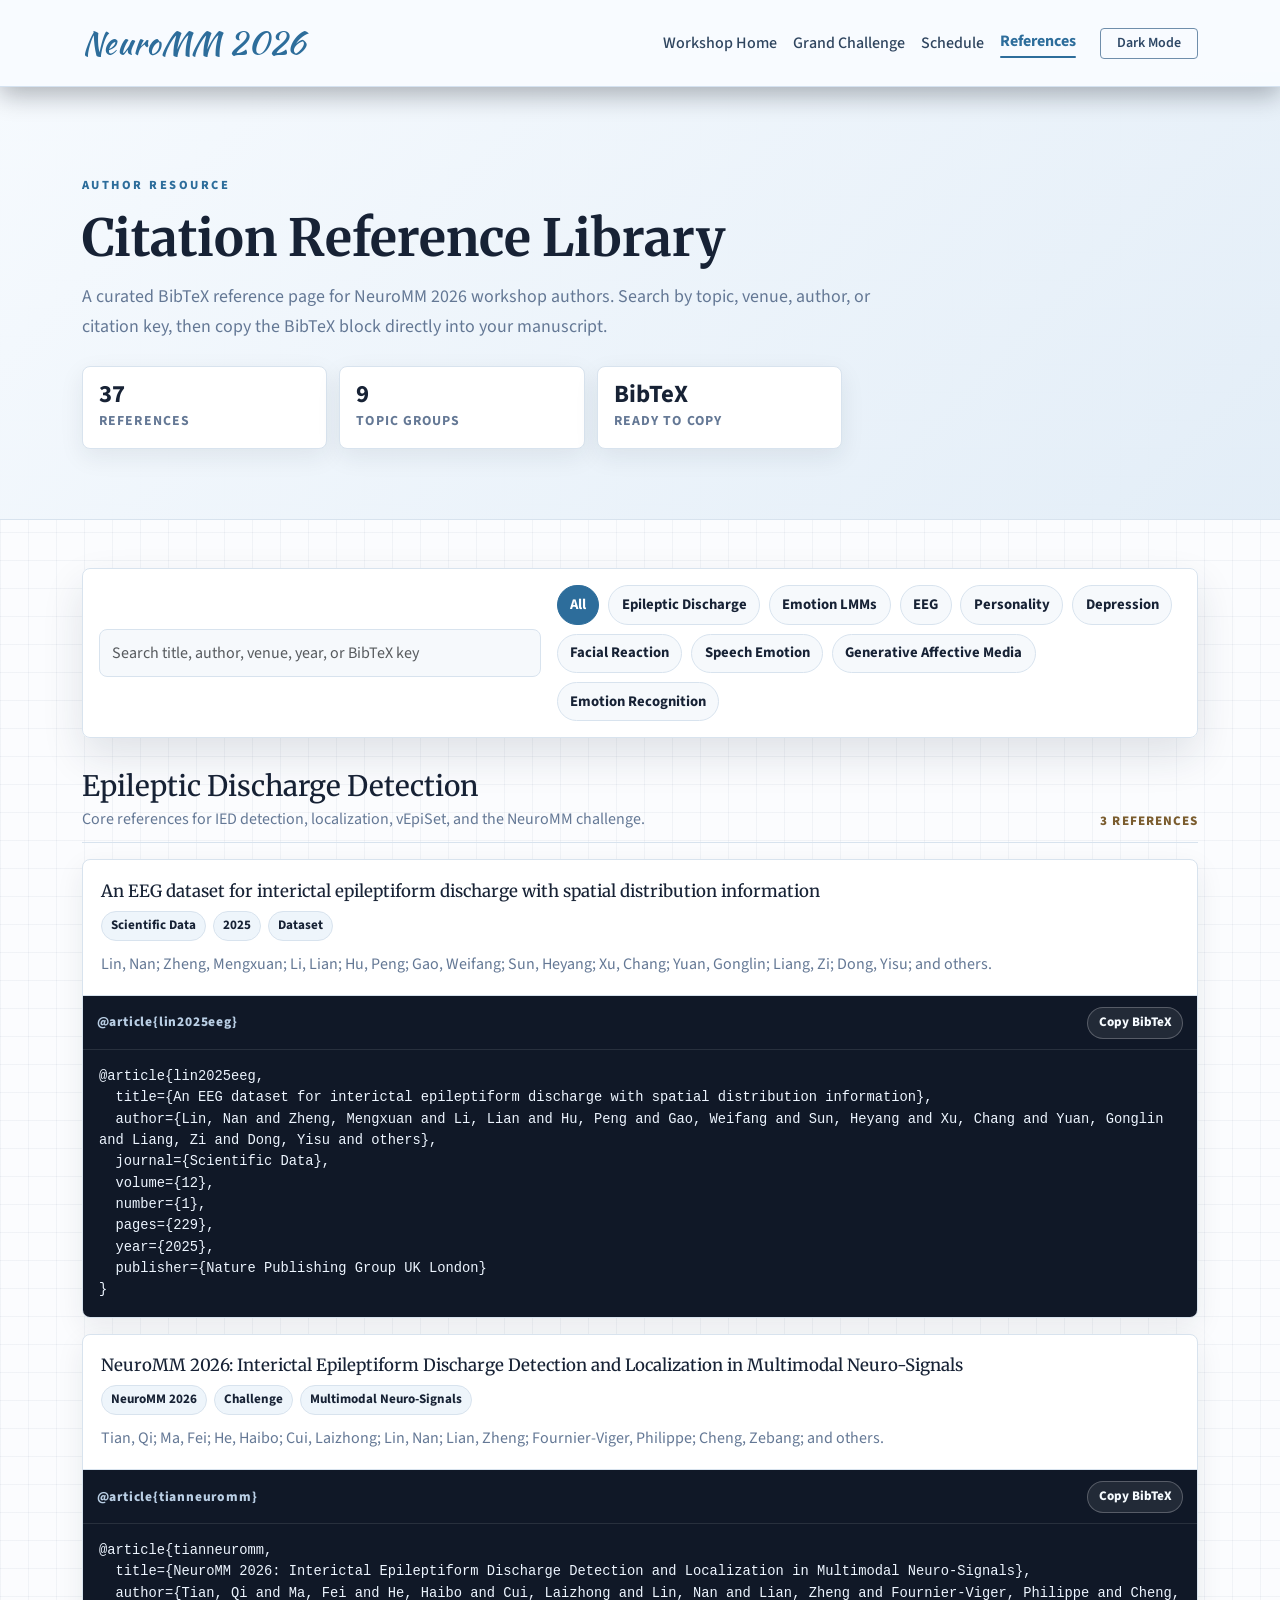
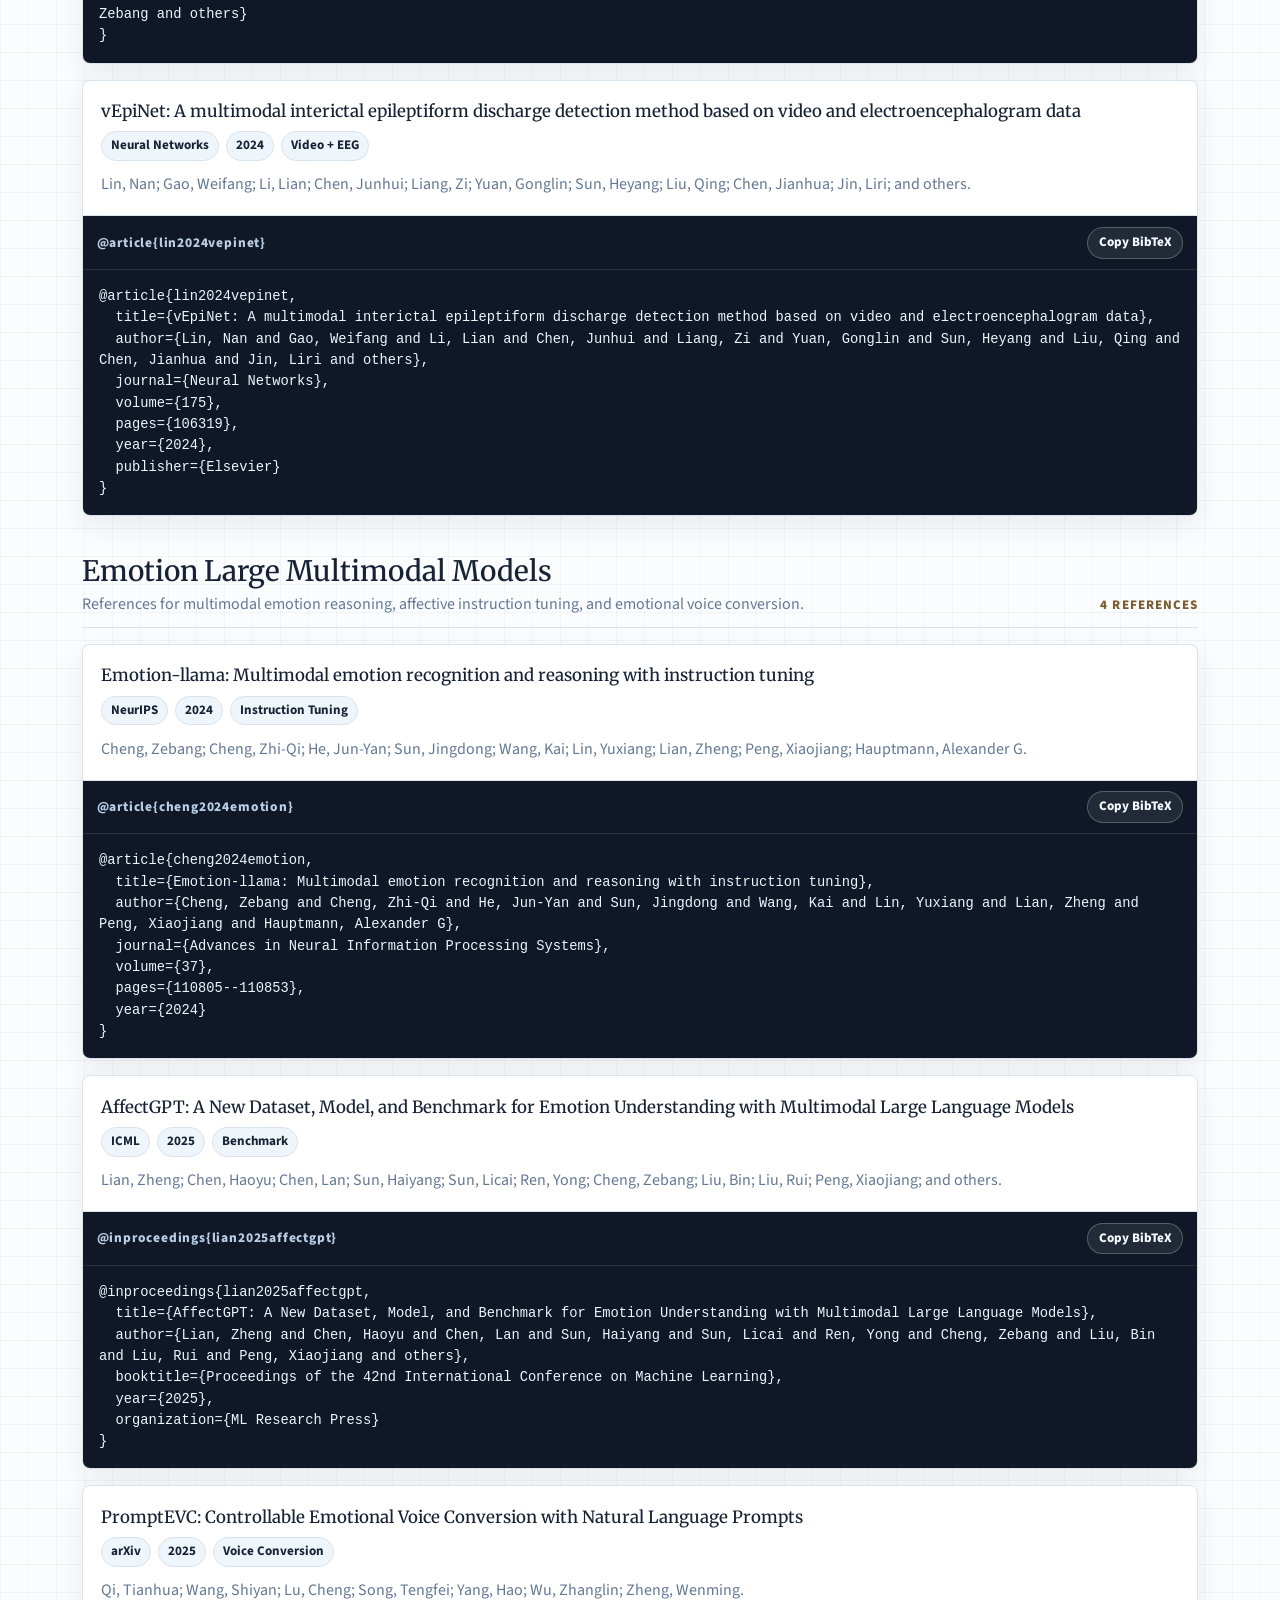
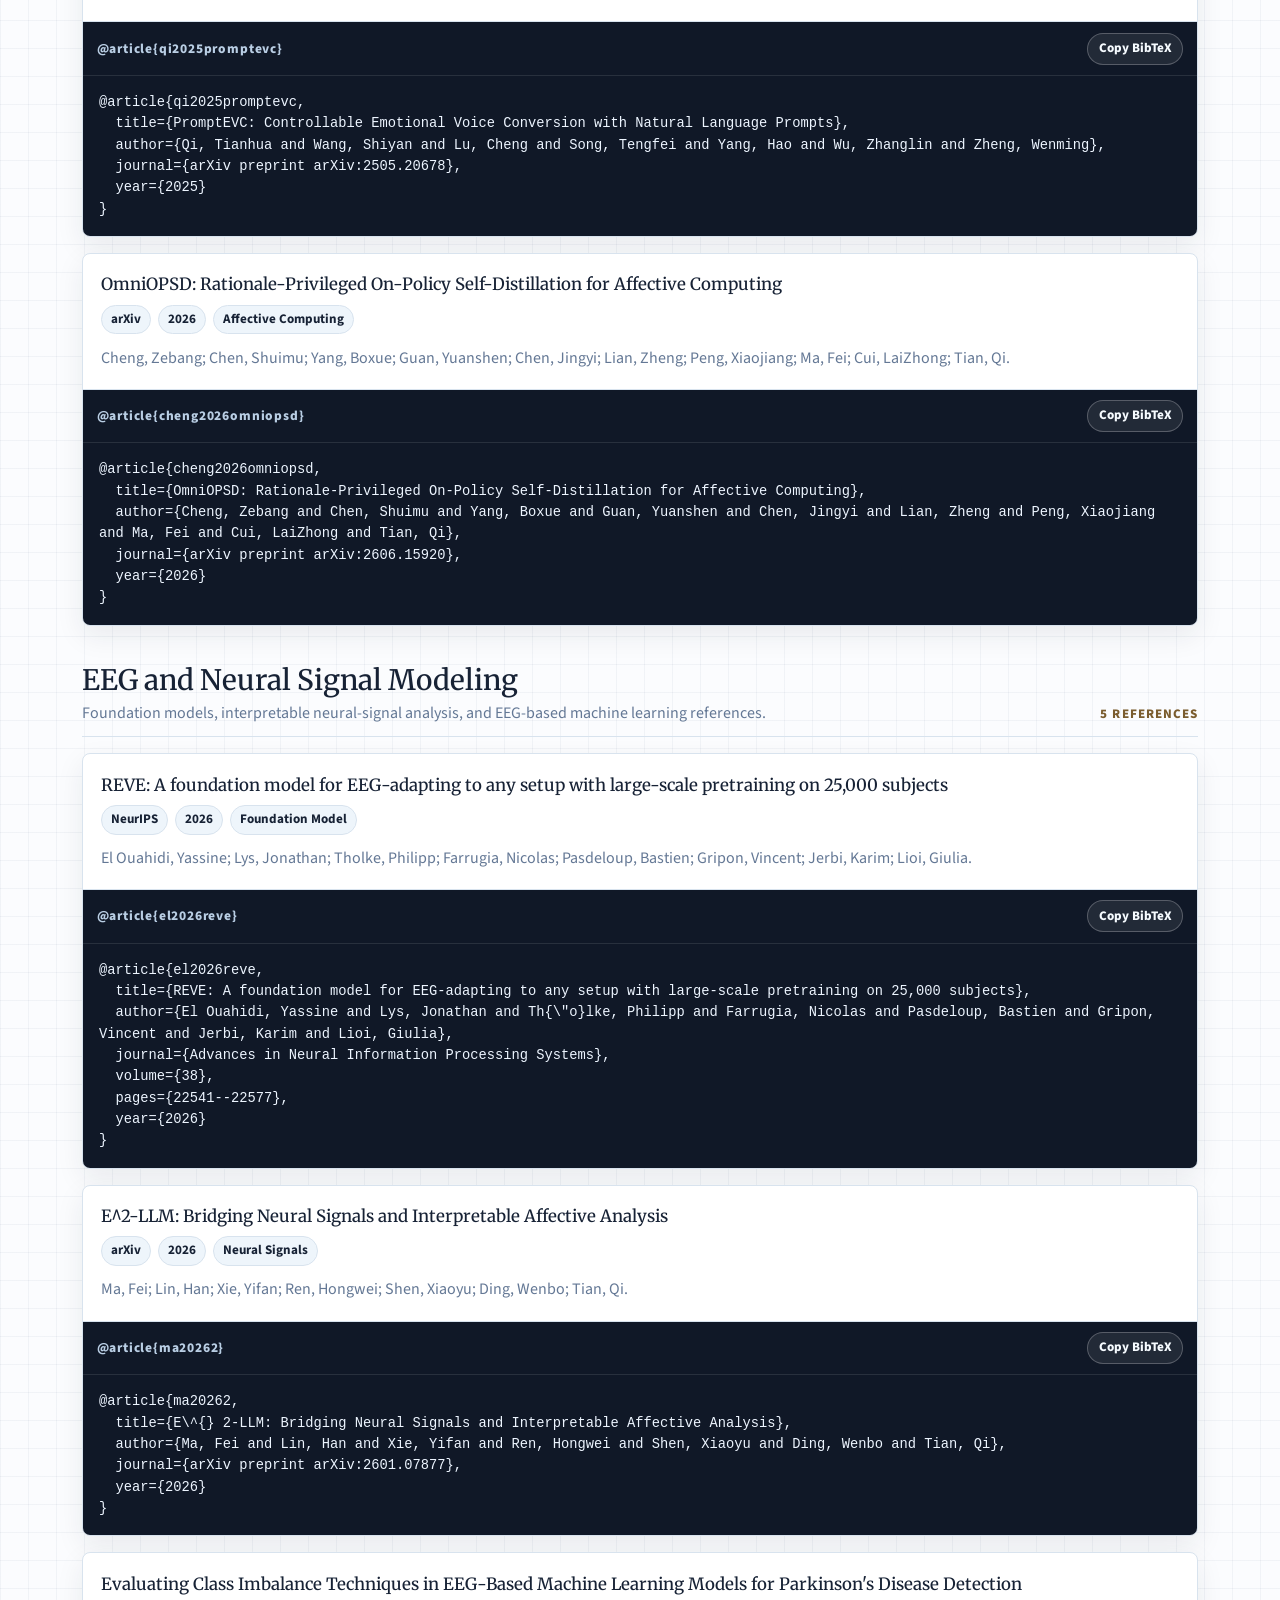
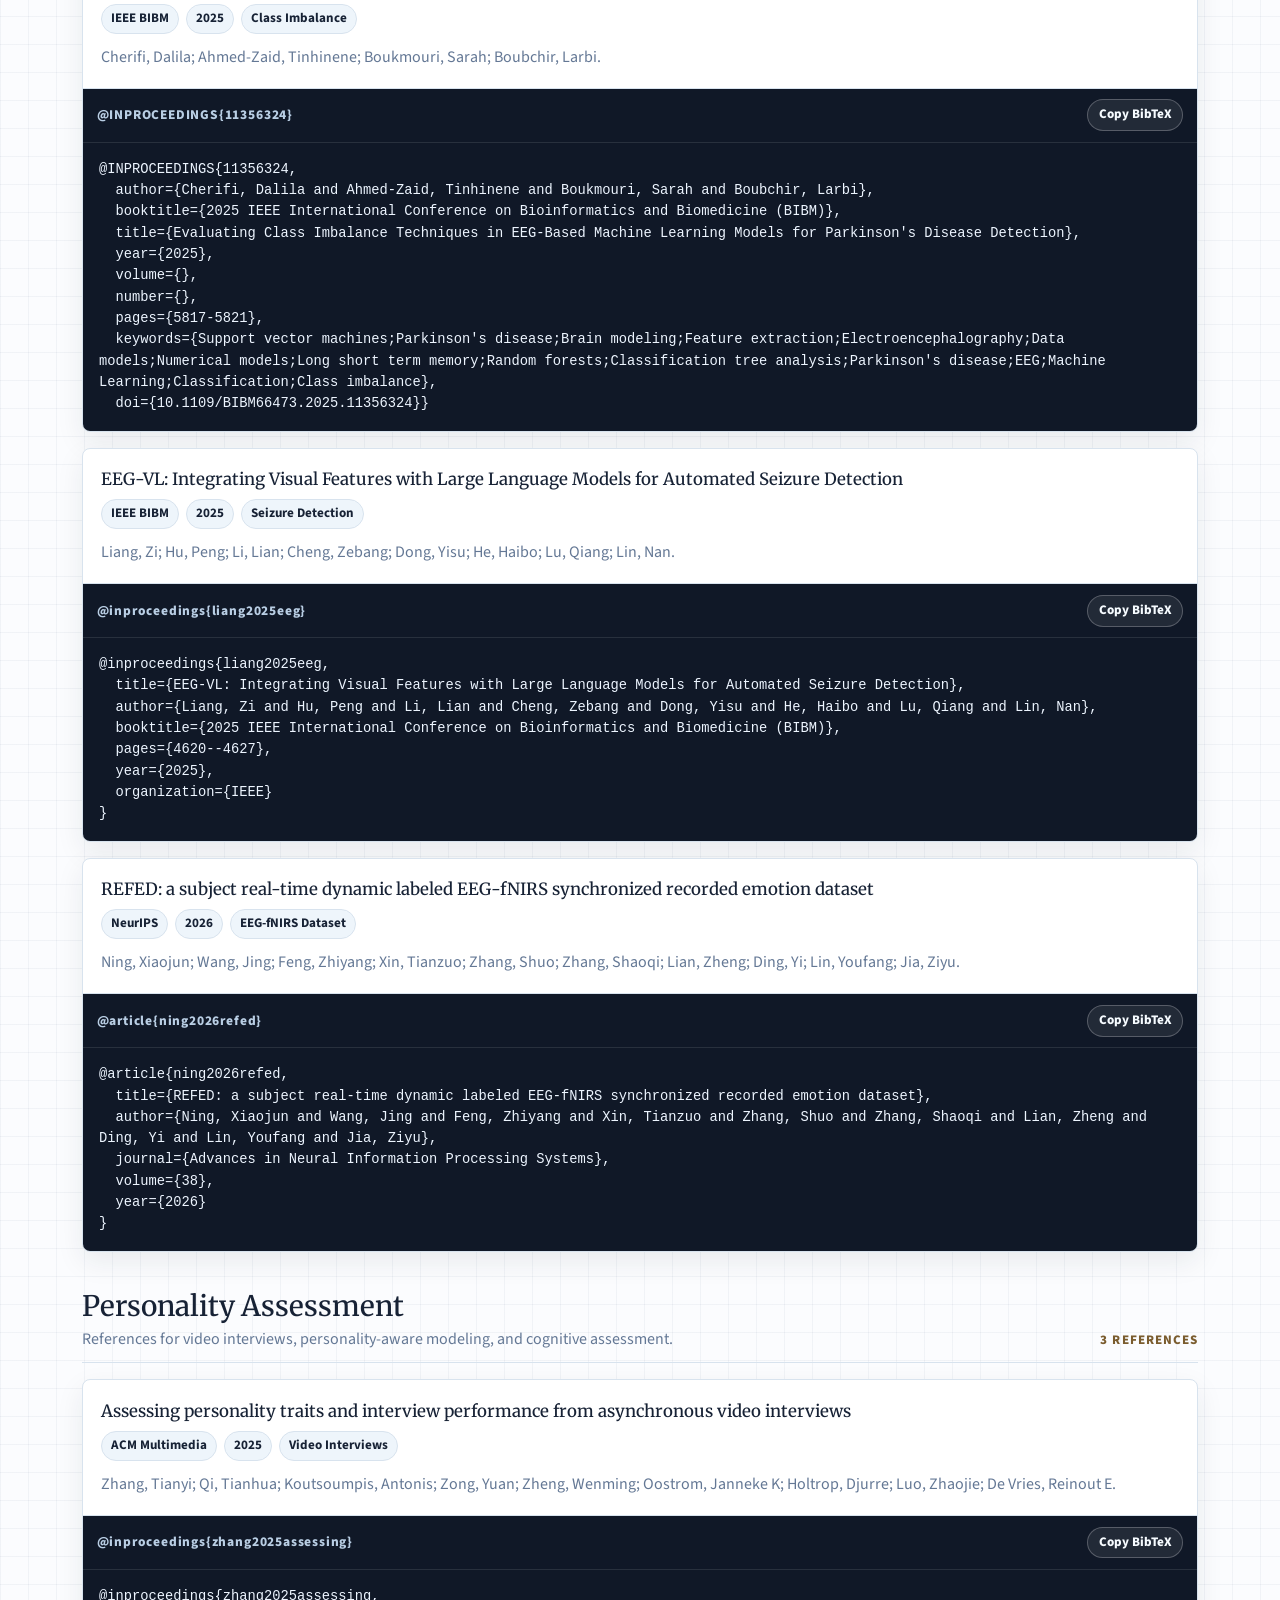
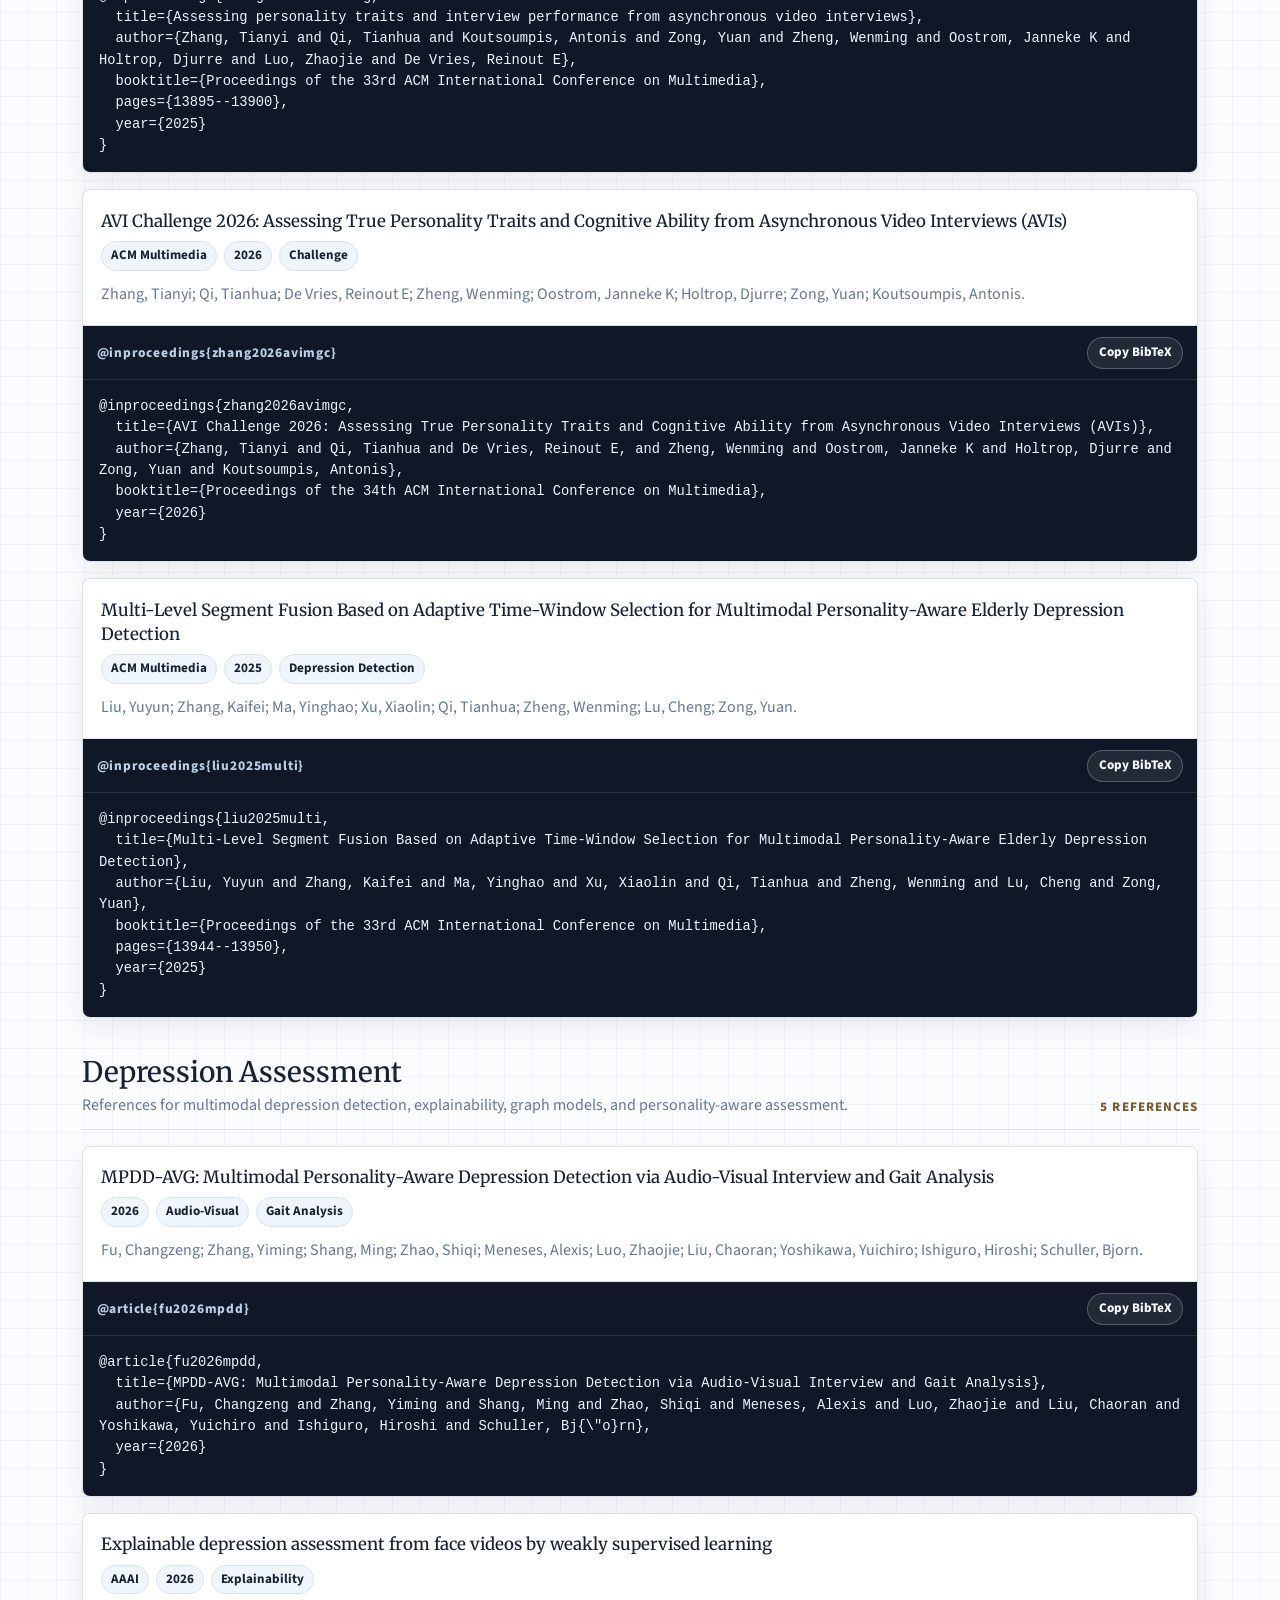
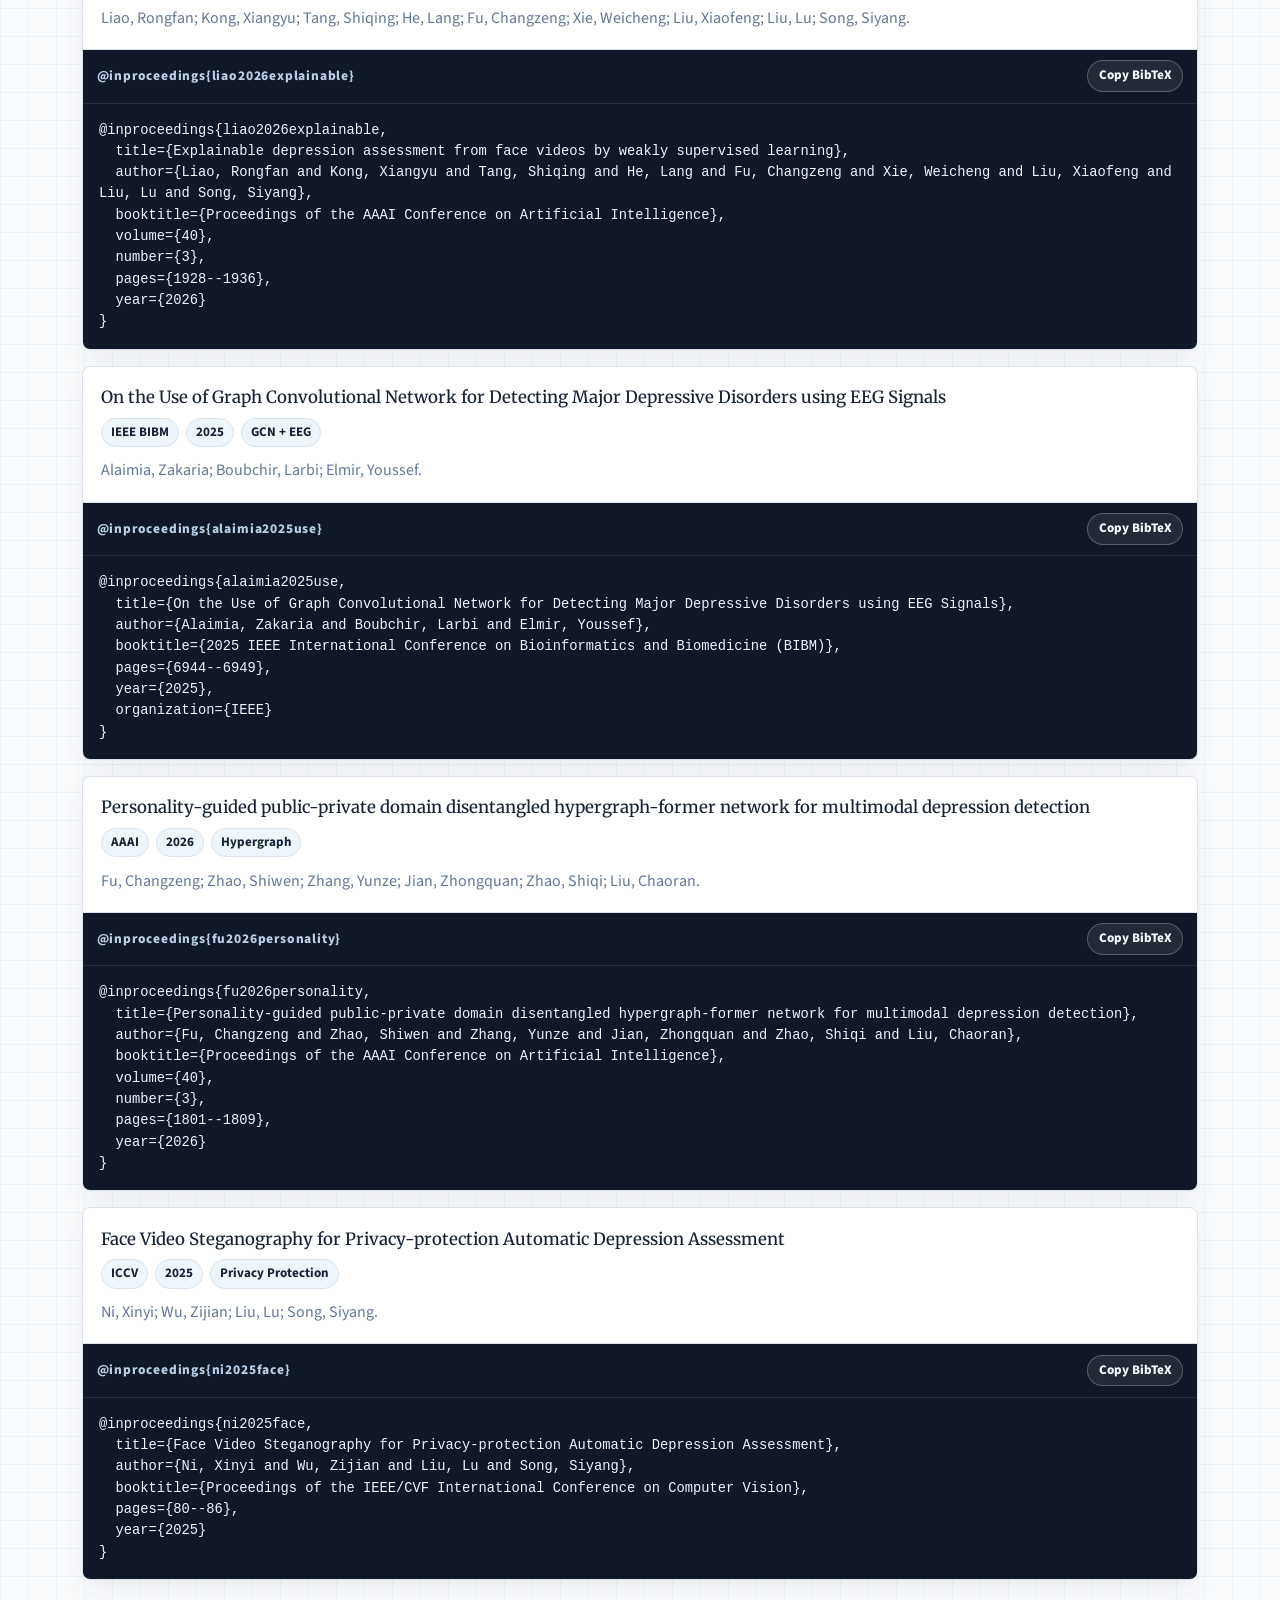
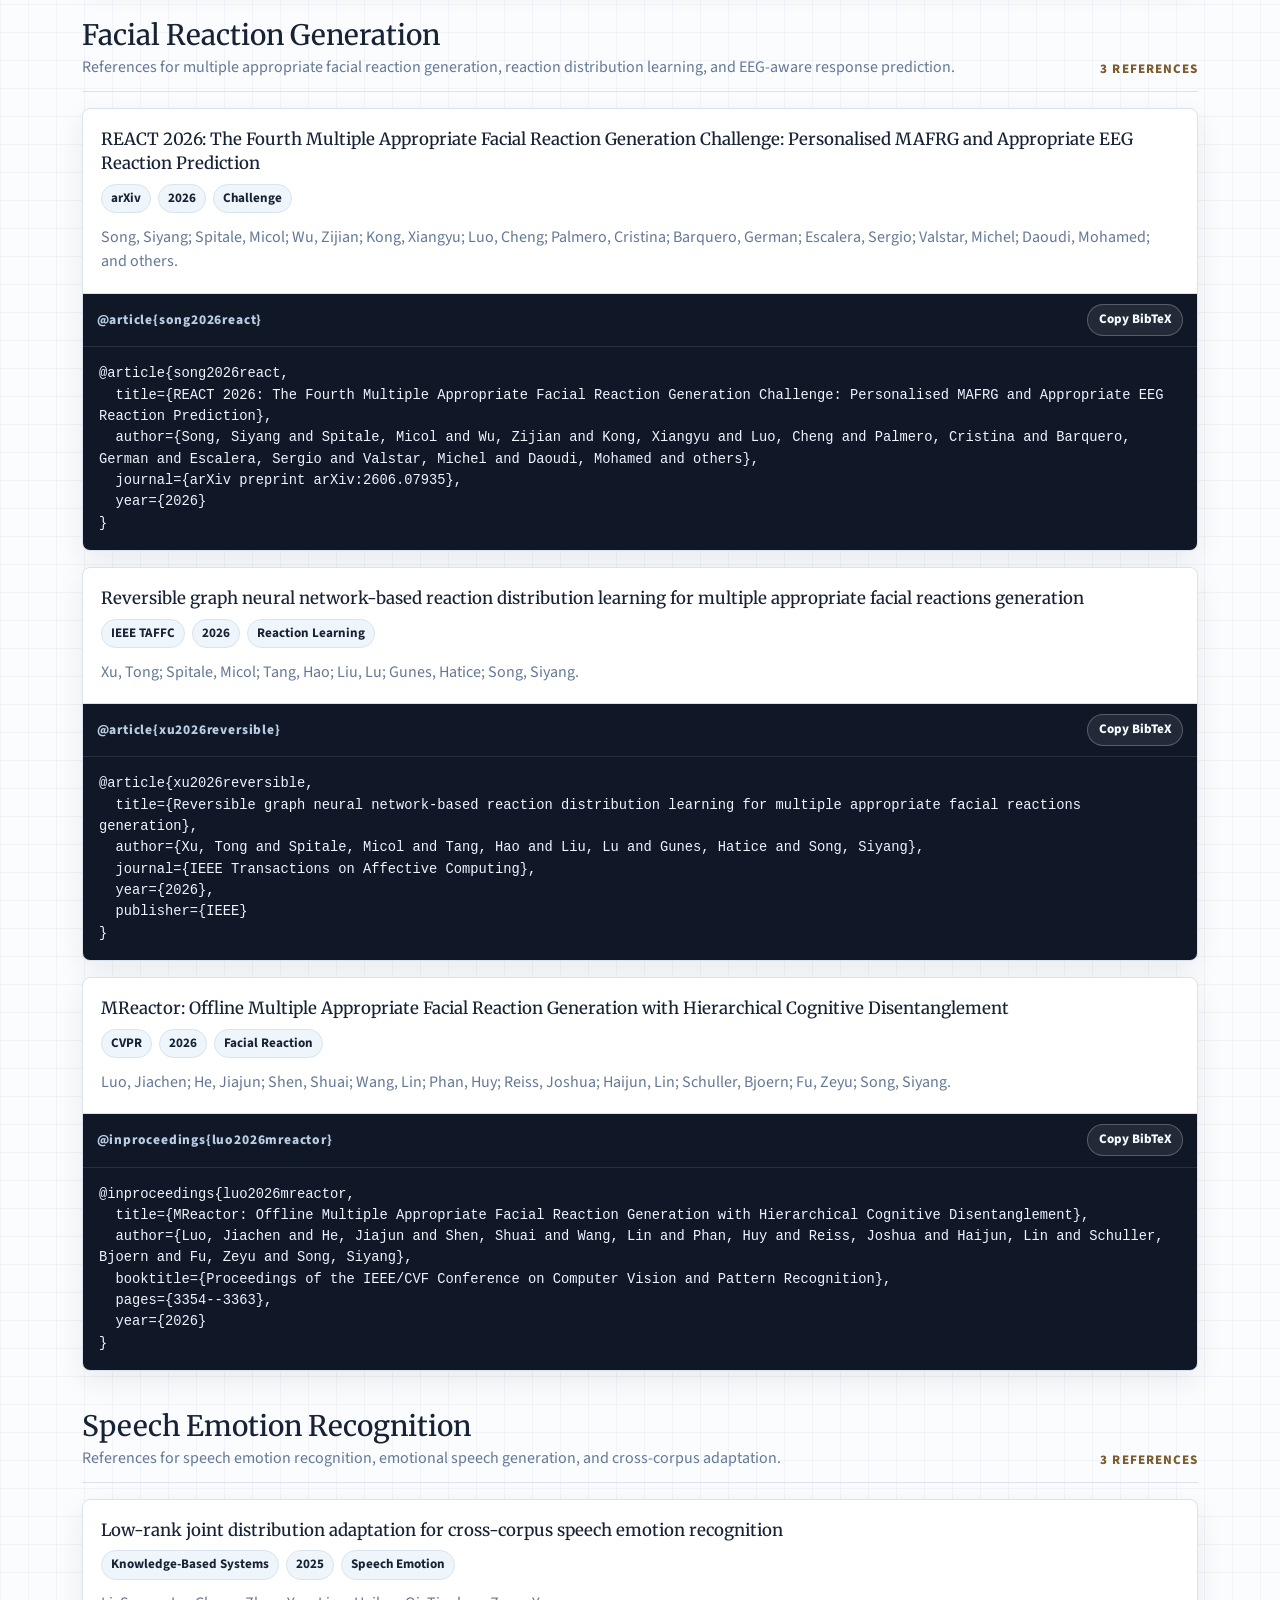
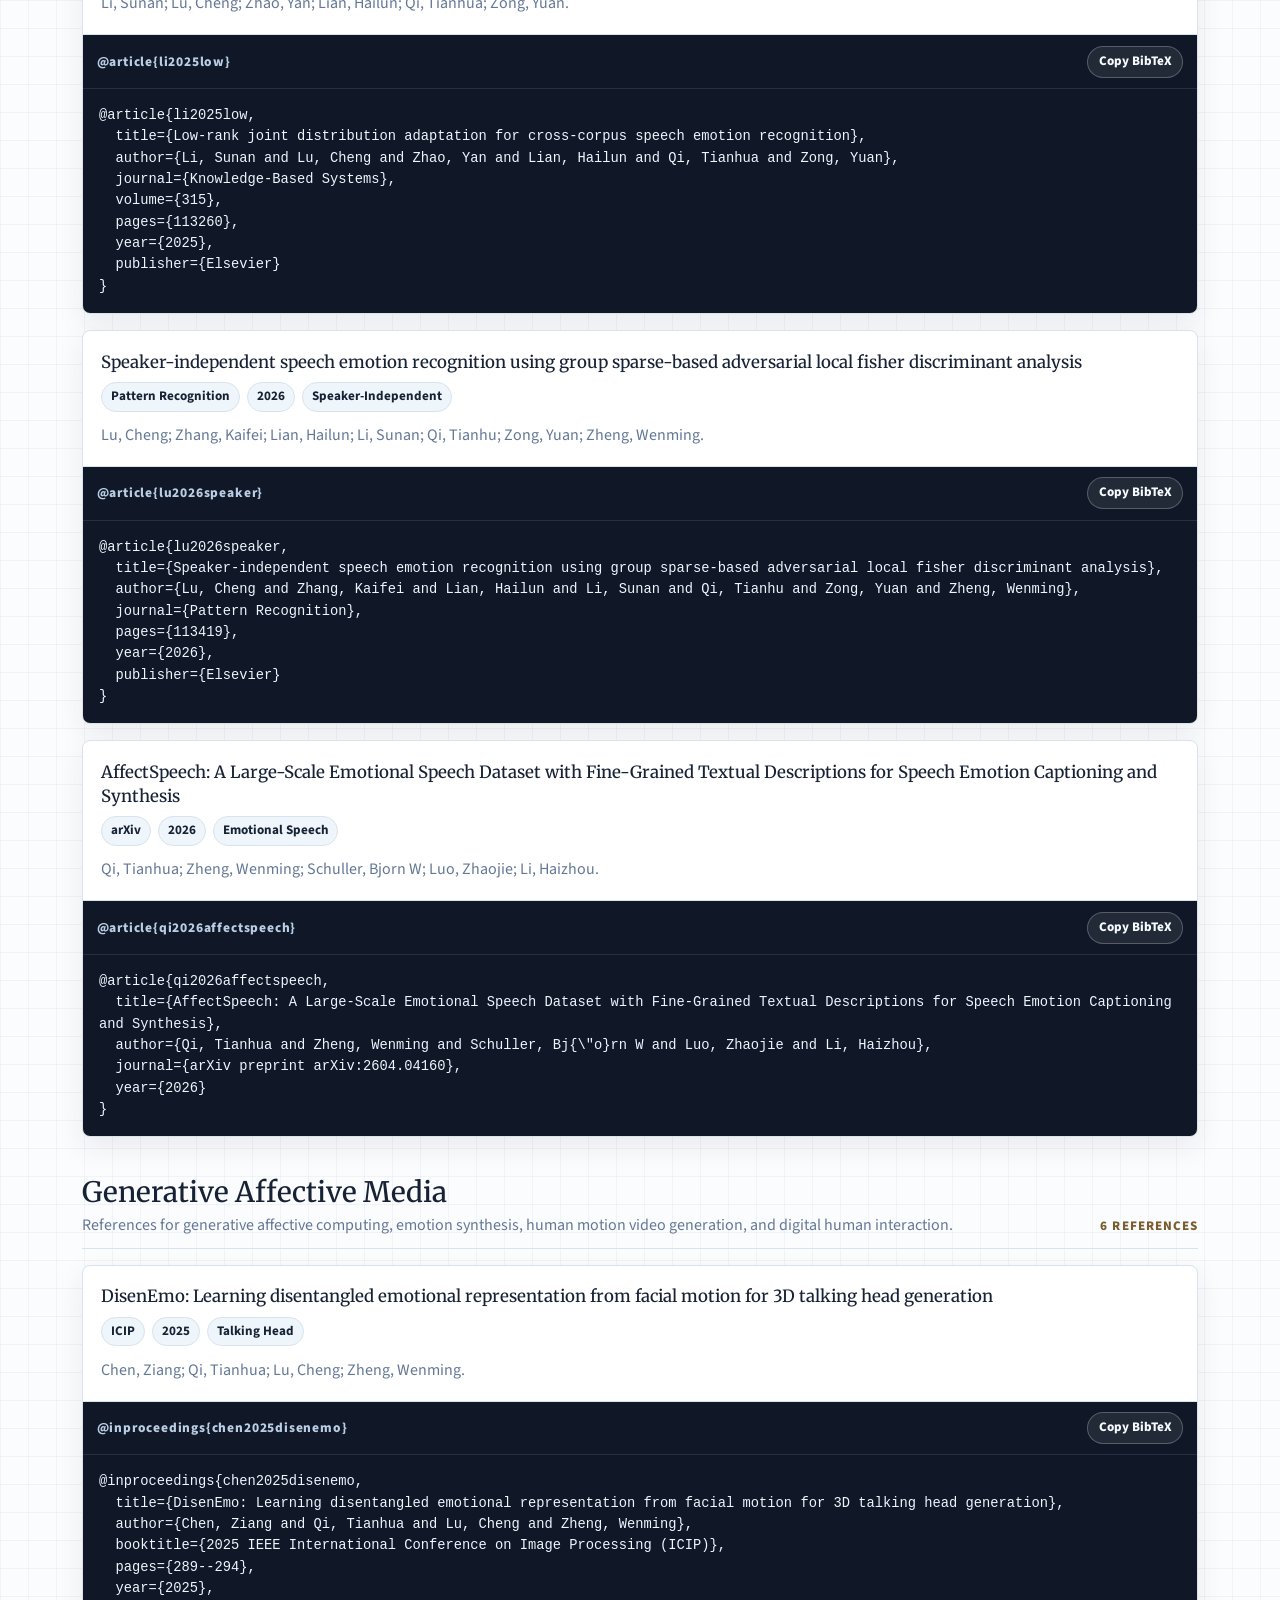
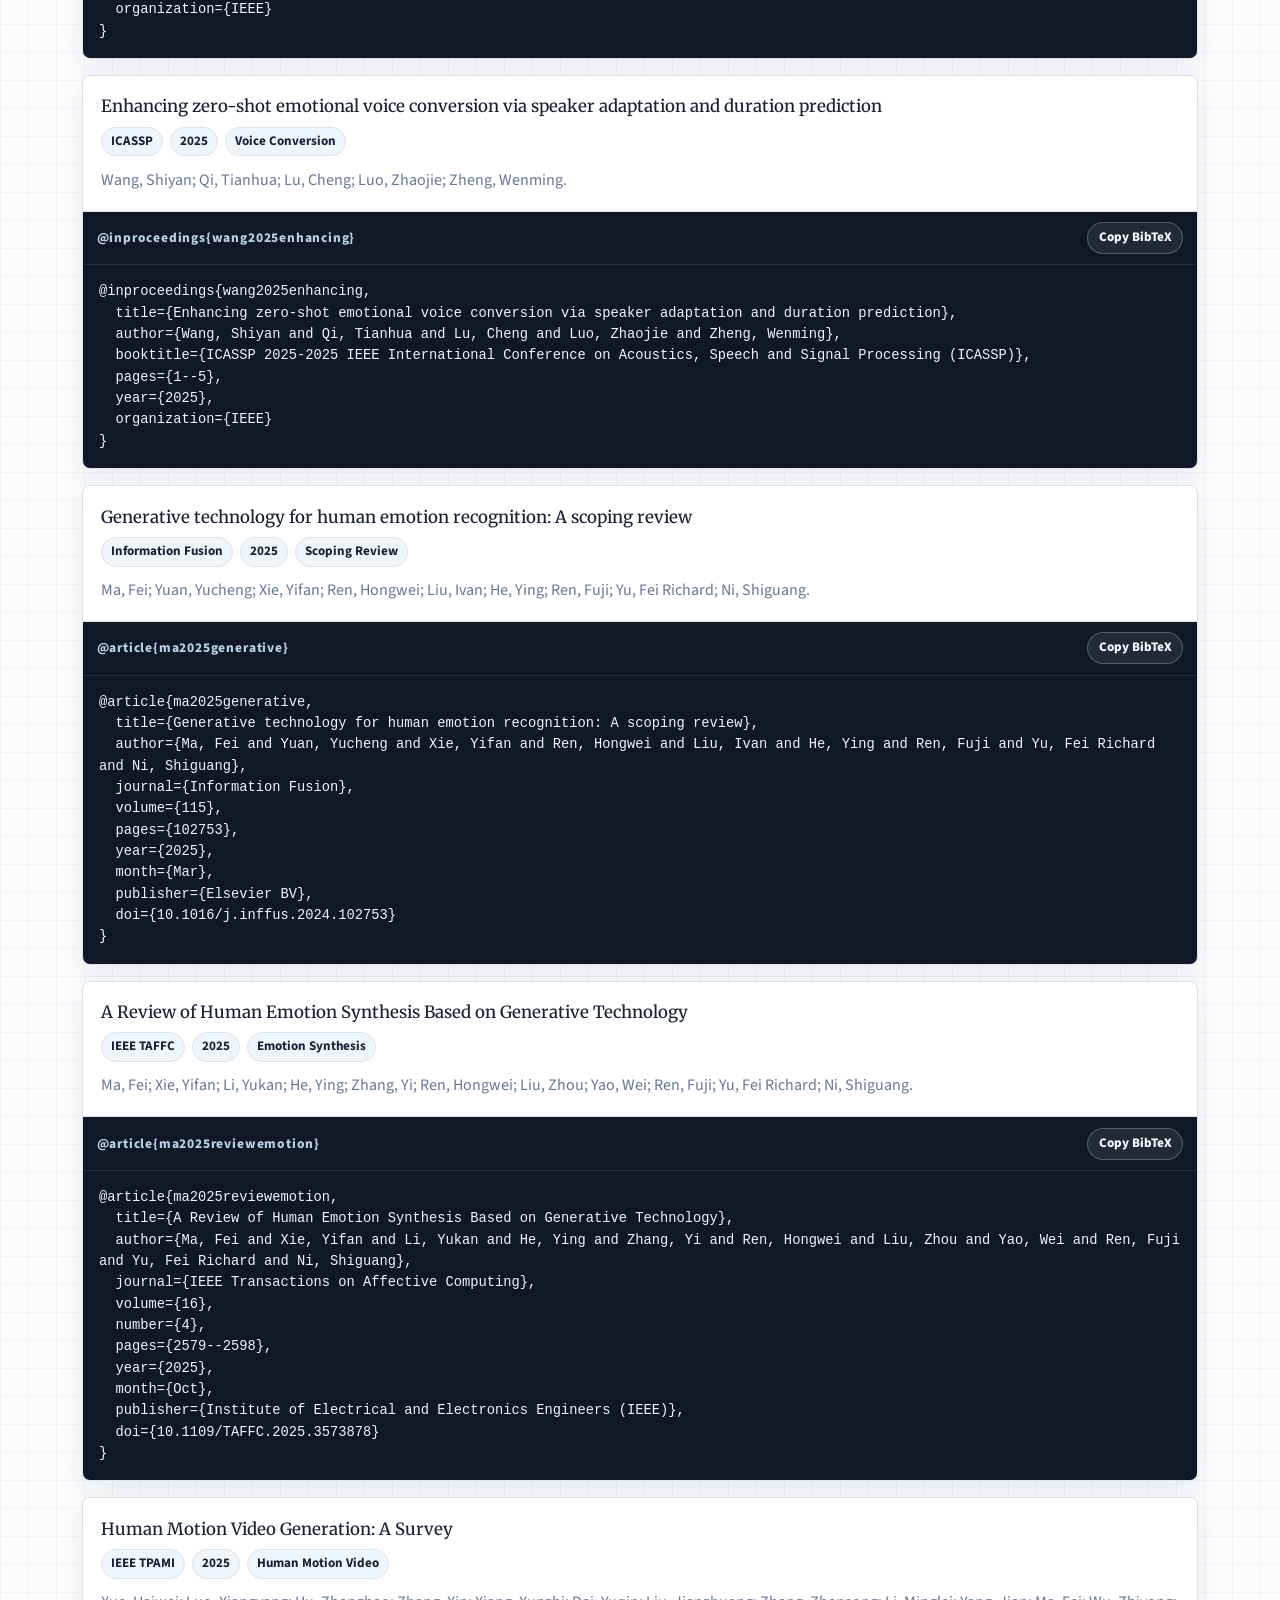
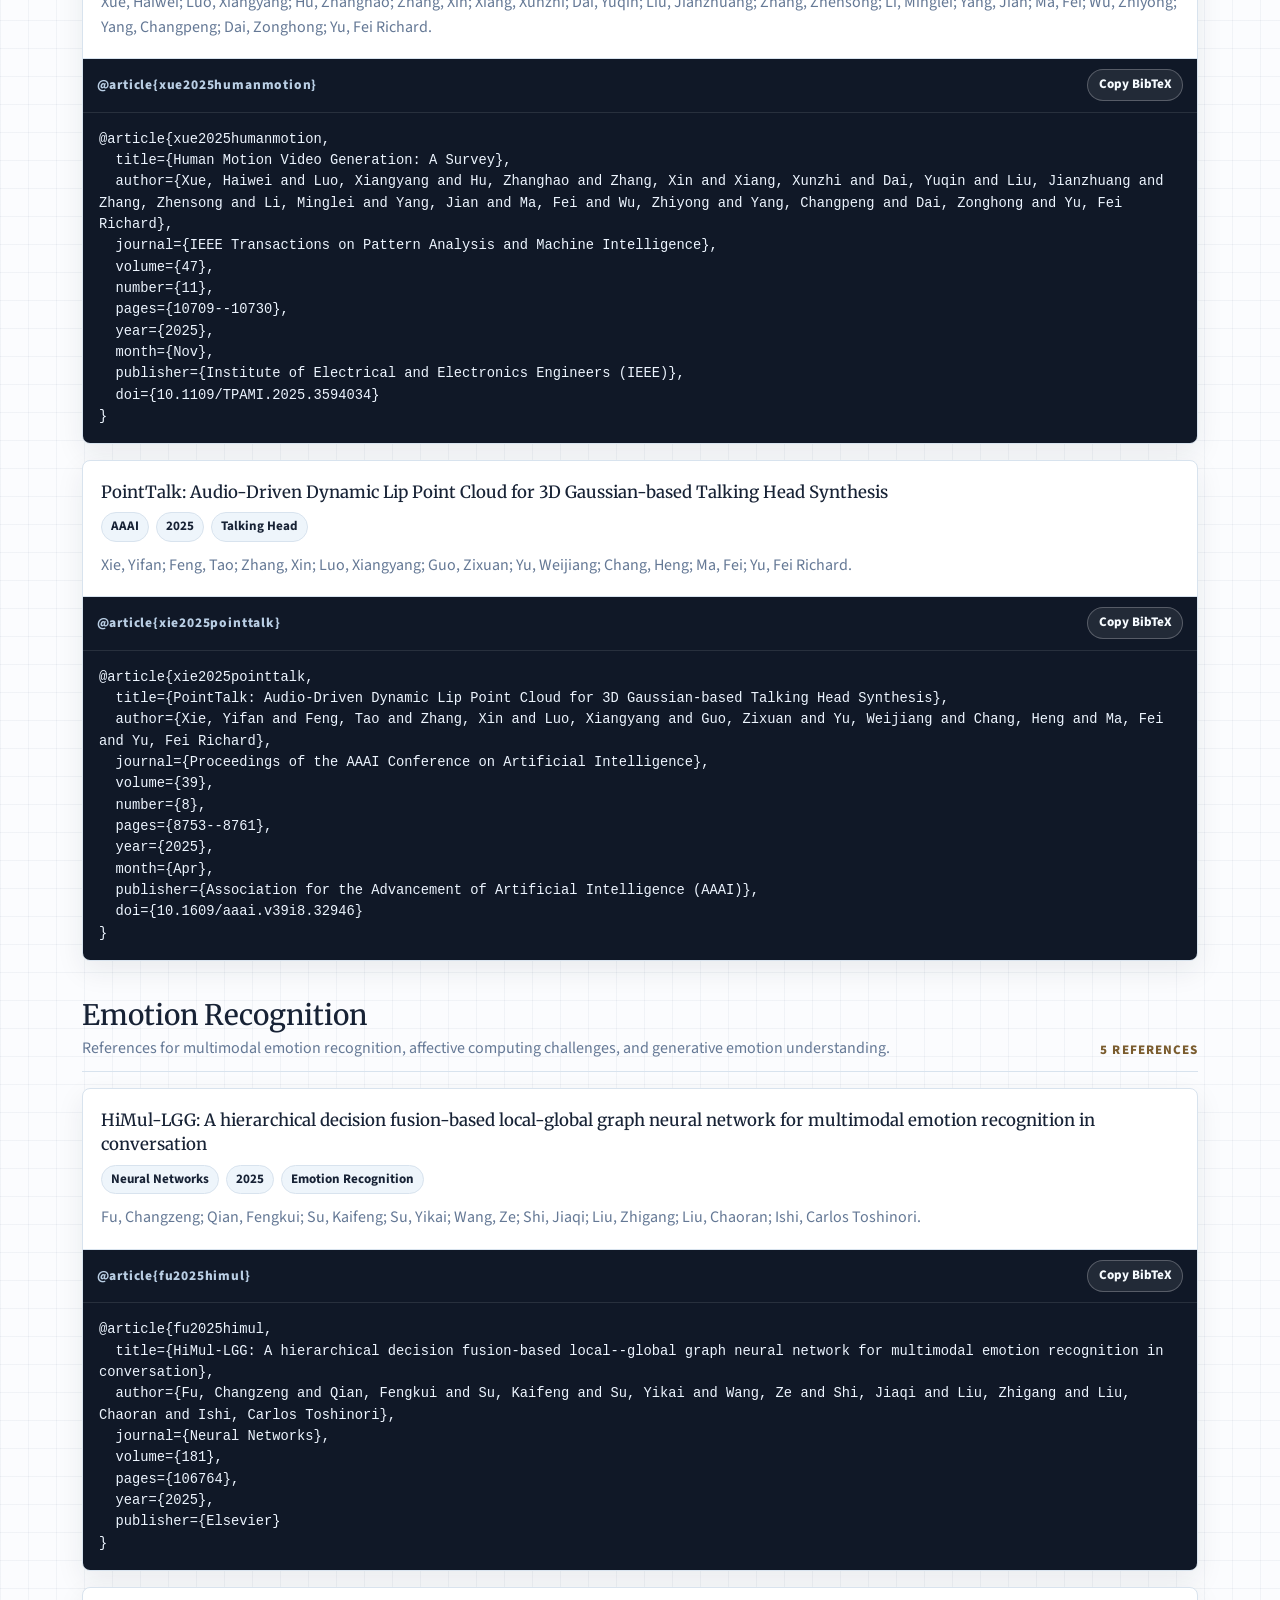
<file: citation.html>
<!DOCTYPE html>
<html lang="en">
<head>
  <meta charset="utf-8">
  <meta http-equiv="X-UA-Compatible" content="IE=edge">
  <meta name="viewport" content="width=device-width, initial-scale=1">
  <meta name="description" content="Recommended references and BibTeX citations for NeuroMM 2026 workshop authors">
  <meta property="og:type" content="website">

  <title>NeuroMM 2026 | Citation Reference Library</title>

  <link rel="preconnect" href="https://fonts.googleapis.com">
  <link rel="preconnect" href="https://fonts.gstatic.com" crossorigin>
  <link href="https://fonts.googleapis.com/css2?family=Kaushan+Script&family=Merriweather:wght@400;700&family=Source+Sans+3:wght@400;500;600;700;800&display=swap" rel="stylesheet">

  <link href="https://cdn.jsdelivr.net/npm/bootstrap@5.3.3/dist/css/bootstrap.min.css" rel="stylesheet" integrity="sha384-QWTKZyjpPEjISv5WaRU9OFeRpok6YctnYmDr5pNlyT2bRjXh0JMhjY6hW+ALEwIH" crossorigin="anonymous">
  <link href="./css/style.css" rel="stylesheet">
  <link href="./css/citation.css" rel="stylesheet">
</head>

<body id="page-top" class="citation-page">
  <nav class="navbar navbar-expand-lg navbar-light fixed-top neuromm-navbar navbar-default">
    <div class="container">
      <a class="navbar-brand neuromm-brand page-scroll" href="./index.html">NeuroMM 2026</a>
      <button class="navbar-toggler" type="button" data-bs-toggle="collapse" data-bs-target="#mainNav" aria-controls="mainNav" aria-expanded="false" aria-label="Toggle navigation">
        <span class="navbar-toggler-icon"></span>
      </button>
      <div class="collapse navbar-collapse" id="mainNav">
        <ul class="navbar-nav ms-auto mb-2 mb-lg-0 align-items-lg-center">
          <li class="nav-item"><a class="nav-link" href="./index.html">Workshop Home</a></li>
          <li class="nav-item"><a class="nav-link" href="./challenge.html">Grand Challenge</a></li>
          <li class="nav-item"><a class="nav-link" href="./schedule.html">Schedule</a></li>
          <li class="nav-item"><a class="nav-link active" href="./citation.html" aria-current="page">References</a></li>
          <li class="nav-item ms-lg-3 mt-2 mt-lg-0">
            <button id="themeToggle" class="btn btn-sm btn-outline-primary theme-toggle" type="button" aria-label="Toggle dark and light mode">Dark Mode</button>
          </li>
        </ul>
      </div>
    </div>
  </nav>

  <header class="citation-hero">
    <div class="container">
      <p class="citation-kicker mb-3">Author Resource</p>
      <h1 class="citation-title fw-bold mb-3">Citation Reference Library</h1>
      <p class="citation-subtitle mb-4">
        A curated BibTeX reference page for NeuroMM 2026 workshop authors. Search by topic, venue, author, or citation key, then copy the BibTeX block directly into your manuscript.
      </p>
      <div class="citation-quick-stats">
        <div class="citation-stat">
          <strong>37</strong>
          <span>References</span>
        </div>
        <div class="citation-stat">
          <strong>9</strong>
          <span>Topic Groups</span>
        </div>
        <div class="citation-stat">
          <strong>BibTeX</strong>
          <span>Ready to Copy</span>
        </div>
      </div>
    </div>
  </header>

  <main class="citation-shell">
    <div class="container">
      <div class="citation-toolbar">
        <div class="row g-3 align-items-center">
          <div class="col-lg-5">
            <label class="visually-hidden" for="citationSearch">Search references</label>
            <input id="citationSearch" class="form-control citation-search" type="search" placeholder="Search title, author, venue, year, or BibTeX key">
          </div>
          <div class="col-lg-7">
            <div class="category-pills" aria-label="Reference categories">
              <button class="category-pill active" type="button" data-filter="all">All</button>
              <button class="category-pill" type="button" data-filter="epilepsy">Epileptic Discharge</button>
              <button class="category-pill" type="button" data-filter="emotion-llm">Emotion LMMs</button>
              <button class="category-pill" type="button" data-filter="eeg">EEG</button>
              <button class="category-pill" type="button" data-filter="personality">Personality</button>
              <button class="category-pill" type="button" data-filter="depression">Depression</button>
              <button class="category-pill" type="button" data-filter="facial-reaction">Facial Reaction</button>
              <button class="category-pill" type="button" data-filter="speech-emotion">Speech Emotion</button>
              <button class="category-pill" type="button" data-filter="generative-affective-media">Generative Affective Media</button>
              <button class="category-pill" type="button" data-filter="emotion-recognition">Emotion Recognition</button>
            </div>
          </div>
        </div>
      </div>

      <div id="citationEmpty" class="citation-empty">
        No matching references found. Try another keyword or choose a different topic group.
      </div>

      <section id="epilepsy" class="citation-section" data-section="epilepsy">
        <div class="citation-section-header">
          <div>
            <h2 class="citation-section-title">Epileptic Discharge Detection</h2>
            <p class="citation-section-note">Core references for IED detection, localization, vEpiSet, and the NeuroMM challenge.</p>
          </div>
          <span class="citation-count">3 references</span>
        </div>
        <div class="citation-grid">
          <article class="citation-card" data-category="epilepsy">
            <div class="citation-card-main">
              <h3 class="citation-card-title">An EEG dataset for interictal epileptiform discharge with spatial distribution information</h3>
              <div class="citation-meta">
                <span class="citation-badge">Scientific Data</span>
                <span class="citation-badge">2025</span>
                <span class="citation-badge">Dataset</span>
              </div>
              <p class="citation-authors">Lin, Nan; Zheng, Mengxuan; Li, Lian; Hu, Peng; Gao, Weifang; Sun, Heyang; Xu, Chang; Yuan, Gonglin; Liang, Zi; Dong, Yisu; and others.</p>
            </div>
            <div class="citation-code-wrap">
              <div class="citation-code-header">
                <span class="citation-key">@article{lin2025eeg}</span>
                <button class="copy-btn" type="button">Copy BibTeX</button>
              </div>
              <pre class="citation-code"><code>@article{lin2025eeg,
  title={An EEG dataset for interictal epileptiform discharge with spatial distribution information},
  author={Lin, Nan and Zheng, Mengxuan and Li, Lian and Hu, Peng and Gao, Weifang and Sun, Heyang and Xu, Chang and Yuan, Gonglin and Liang, Zi and Dong, Yisu and others},
  journal={Scientific Data},
  volume={12},
  number={1},
  pages={229},
  year={2025},
  publisher={Nature Publishing Group UK London}
}</code></pre>
            </div>
          </article>

          <article class="citation-card" data-category="epilepsy">
            <div class="citation-card-main">
              <h3 class="citation-card-title">NeuroMM 2026: Interictal Epileptiform Discharge Detection and Localization in Multimodal Neuro-Signals</h3>
              <div class="citation-meta">
                <span class="citation-badge">NeuroMM 2026</span>
                <span class="citation-badge">Challenge</span>
                <span class="citation-badge">Multimodal Neuro-Signals</span>
              </div>
              <p class="citation-authors">Tian, Qi; Ma, Fei; He, Haibo; Cui, Laizhong; Lin, Nan; Lian, Zheng; Fournier-Viger, Philippe; Cheng, Zebang; and others.</p>
            </div>
            <div class="citation-code-wrap">
              <div class="citation-code-header">
                <span class="citation-key">@article{tianneuromm}</span>
                <button class="copy-btn" type="button">Copy BibTeX</button>
              </div>
              <pre class="citation-code"><code>@article{tianneuromm,
  title={NeuroMM 2026: Interictal Epileptiform Discharge Detection and Localization in Multimodal Neuro-Signals},
  author={Tian, Qi and Ma, Fei and He, Haibo and Cui, Laizhong and Lin, Nan and Lian, Zheng and Fournier-Viger, Philippe and Cheng, Zebang and others}
}</code></pre>
            </div>
          </article>

          <article class="citation-card" data-category="epilepsy">
            <div class="citation-card-main">
              <h3 class="citation-card-title">vEpiNet: A multimodal interictal epileptiform discharge detection method based on video and electroencephalogram data</h3>
              <div class="citation-meta">
                <span class="citation-badge">Neural Networks</span>
                <span class="citation-badge">2024</span>
                <span class="citation-badge">Video + EEG</span>
              </div>
              <p class="citation-authors">Lin, Nan; Gao, Weifang; Li, Lian; Chen, Junhui; Liang, Zi; Yuan, Gonglin; Sun, Heyang; Liu, Qing; Chen, Jianhua; Jin, Liri; and others.</p>
            </div>
            <div class="citation-code-wrap">
              <div class="citation-code-header">
                <span class="citation-key">@article{lin2024vepinet}</span>
                <button class="copy-btn" type="button">Copy BibTeX</button>
              </div>
              <pre class="citation-code"><code>@article{lin2024vepinet,
  title={vEpiNet: A multimodal interictal epileptiform discharge detection method based on video and electroencephalogram data},
  author={Lin, Nan and Gao, Weifang and Li, Lian and Chen, Junhui and Liang, Zi and Yuan, Gonglin and Sun, Heyang and Liu, Qing and Chen, Jianhua and Jin, Liri and others},
  journal={Neural Networks},
  volume={175},
  pages={106319},
  year={2024},
  publisher={Elsevier}
}</code></pre>
            </div>
          </article>
        </div>
      </section>

      <section id="emotion-llm" class="citation-section" data-section="emotion-llm">
        <div class="citation-section-header">
          <div>
            <h2 class="citation-section-title">Emotion Large Multimodal Models</h2>
            <p class="citation-section-note">References for multimodal emotion reasoning, affective instruction tuning, and emotional voice conversion.</p>
          </div>
          <span class="citation-count">4 references</span>
        </div>
        <div class="citation-grid">
          <article class="citation-card" data-category="emotion-llm">
            <div class="citation-card-main">
              <h3 class="citation-card-title">Emotion-llama: Multimodal emotion recognition and reasoning with instruction tuning</h3>
              <div class="citation-meta">
                <span class="citation-badge">NeurIPS</span>
                <span class="citation-badge">2024</span>
                <span class="citation-badge">Instruction Tuning</span>
              </div>
              <p class="citation-authors">Cheng, Zebang; Cheng, Zhi-Qi; He, Jun-Yan; Sun, Jingdong; Wang, Kai; Lin, Yuxiang; Lian, Zheng; Peng, Xiaojiang; Hauptmann, Alexander G.</p>
            </div>
            <div class="citation-code-wrap">
              <div class="citation-code-header">
                <span class="citation-key">@article{cheng2024emotion}</span>
                <button class="copy-btn" type="button">Copy BibTeX</button>
              </div>
              <pre class="citation-code"><code>@article{cheng2024emotion,
  title={Emotion-llama: Multimodal emotion recognition and reasoning with instruction tuning},
  author={Cheng, Zebang and Cheng, Zhi-Qi and He, Jun-Yan and Sun, Jingdong and Wang, Kai and Lin, Yuxiang and Lian, Zheng and Peng, Xiaojiang and Hauptmann, Alexander G},
  journal={Advances in Neural Information Processing Systems},
  volume={37},
  pages={110805--110853},
  year={2024}
}</code></pre>
            </div>
          </article>

          <article class="citation-card" data-category="emotion-llm">
            <div class="citation-card-main">
              <h3 class="citation-card-title">AffectGPT: A New Dataset, Model, and Benchmark for Emotion Understanding with Multimodal Large Language Models</h3>
              <div class="citation-meta">
                <span class="citation-badge">ICML</span>
                <span class="citation-badge">2025</span>
                <span class="citation-badge">Benchmark</span>
              </div>
              <p class="citation-authors">Lian, Zheng; Chen, Haoyu; Chen, Lan; Sun, Haiyang; Sun, Licai; Ren, Yong; Cheng, Zebang; Liu, Bin; Liu, Rui; Peng, Xiaojiang; and others.</p>
            </div>
            <div class="citation-code-wrap">
              <div class="citation-code-header">
                <span class="citation-key">@inproceedings{lian2025affectgpt}</span>
                <button class="copy-btn" type="button">Copy BibTeX</button>
              </div>
              <pre class="citation-code"><code>@inproceedings{lian2025affectgpt,
  title={AffectGPT: A New Dataset, Model, and Benchmark for Emotion Understanding with Multimodal Large Language Models},
  author={Lian, Zheng and Chen, Haoyu and Chen, Lan and Sun, Haiyang and Sun, Licai and Ren, Yong and Cheng, Zebang and Liu, Bin and Liu, Rui and Peng, Xiaojiang and others},
  booktitle={Proceedings of the 42nd International Conference on Machine Learning},
  year={2025},
  organization={ML Research Press}
}</code></pre>
            </div>
          </article>

          <article class="citation-card" data-category="emotion-llm">
            <div class="citation-card-main">
              <h3 class="citation-card-title">PromptEVC: Controllable Emotional Voice Conversion with Natural Language Prompts</h3>
              <div class="citation-meta">
                <span class="citation-badge">arXiv</span>
                <span class="citation-badge">2025</span>
                <span class="citation-badge">Voice Conversion</span>
              </div>
              <p class="citation-authors">Qi, Tianhua; Wang, Shiyan; Lu, Cheng; Song, Tengfei; Yang, Hao; Wu, Zhanglin; Zheng, Wenming.</p>
            </div>
            <div class="citation-code-wrap">
              <div class="citation-code-header">
                <span class="citation-key">@article{qi2025promptevc}</span>
                <button class="copy-btn" type="button">Copy BibTeX</button>
              </div>
              <pre class="citation-code"><code>@article{qi2025promptevc,
  title={PromptEVC: Controllable Emotional Voice Conversion with Natural Language Prompts},
  author={Qi, Tianhua and Wang, Shiyan and Lu, Cheng and Song, Tengfei and Yang, Hao and Wu, Zhanglin and Zheng, Wenming},
  journal={arXiv preprint arXiv:2505.20678},
  year={2025}
}</code></pre>
            </div>
          </article>

          <article class="citation-card" data-category="emotion-llm">
            <div class="citation-card-main">
              <h3 class="citation-card-title">OmniOPSD: Rationale-Privileged On-Policy Self-Distillation for Affective Computing</h3>
              <div class="citation-meta">
                <span class="citation-badge">arXiv</span>
                <span class="citation-badge">2026</span>
                <span class="citation-badge">Affective Computing</span>
              </div>
              <p class="citation-authors">Cheng, Zebang; Chen, Shuimu; Yang, Boxue; Guan, Yuanshen; Chen, Jingyi; Lian, Zheng; Peng, Xiaojiang; Ma, Fei; Cui, LaiZhong; Tian, Qi.</p>
            </div>
            <div class="citation-code-wrap">
              <div class="citation-code-header">
                <span class="citation-key">@article{cheng2026omniopsd}</span>
                <button class="copy-btn" type="button">Copy BibTeX</button>
              </div>
              <pre class="citation-code"><code>@article{cheng2026omniopsd,
  title={OmniOPSD: Rationale-Privileged On-Policy Self-Distillation for Affective Computing},
  author={Cheng, Zebang and Chen, Shuimu and Yang, Boxue and Guan, Yuanshen and Chen, Jingyi and Lian, Zheng and Peng, Xiaojiang and Ma, Fei and Cui, LaiZhong and Tian, Qi},
  journal={arXiv preprint arXiv:2606.15920},
  year={2026}
}</code></pre>
            </div>
          </article>
        </div>
      </section>

      <section id="eeg" class="citation-section" data-section="eeg">
        <div class="citation-section-header">
          <div>
            <h2 class="citation-section-title">EEG and Neural Signal Modeling</h2>
            <p class="citation-section-note">Foundation models, interpretable neural-signal analysis, and EEG-based machine learning references.</p>
          </div>
          <span class="citation-count">5 references</span>
        </div>
        <div class="citation-grid">
          <article class="citation-card" data-category="eeg">
            <div class="citation-card-main">
              <h3 class="citation-card-title">REVE: A foundation model for EEG-adapting to any setup with large-scale pretraining on 25,000 subjects</h3>
              <div class="citation-meta">
                <span class="citation-badge">NeurIPS</span>
                <span class="citation-badge">2026</span>
                <span class="citation-badge">Foundation Model</span>
              </div>
              <p class="citation-authors">El Ouahidi, Yassine; Lys, Jonathan; Tholke, Philipp; Farrugia, Nicolas; Pasdeloup, Bastien; Gripon, Vincent; Jerbi, Karim; Lioi, Giulia.</p>
            </div>
            <div class="citation-code-wrap">
              <div class="citation-code-header">
                <span class="citation-key">@article{el2026reve}</span>
                <button class="copy-btn" type="button">Copy BibTeX</button>
              </div>
              <pre class="citation-code"><code>@article{el2026reve,
  title={REVE: A foundation model for EEG-adapting to any setup with large-scale pretraining on 25,000 subjects},
  author={El Ouahidi, Yassine and Lys, Jonathan and Th{\"o}lke, Philipp and Farrugia, Nicolas and Pasdeloup, Bastien and Gripon, Vincent and Jerbi, Karim and Lioi, Giulia},
  journal={Advances in Neural Information Processing Systems},
  volume={38},
  pages={22541--22577},
  year={2026}
}</code></pre>
            </div>
          </article>

          <article class="citation-card" data-category="eeg">
            <div class="citation-card-main">
              <h3 class="citation-card-title">E^2-LLM: Bridging Neural Signals and Interpretable Affective Analysis</h3>
              <div class="citation-meta">
                <span class="citation-badge">arXiv</span>
                <span class="citation-badge">2026</span>
                <span class="citation-badge">Neural Signals</span>
              </div>
              <p class="citation-authors">Ma, Fei; Lin, Han; Xie, Yifan; Ren, Hongwei; Shen, Xiaoyu; Ding, Wenbo; Tian, Qi.</p>
            </div>
            <div class="citation-code-wrap">
              <div class="citation-code-header">
                <span class="citation-key">@article{ma20262}</span>
                <button class="copy-btn" type="button">Copy BibTeX</button>
              </div>
              <pre class="citation-code"><code>@article{ma20262,
  title={E\^{} 2-LLM: Bridging Neural Signals and Interpretable Affective Analysis},
  author={Ma, Fei and Lin, Han and Xie, Yifan and Ren, Hongwei and Shen, Xiaoyu and Ding, Wenbo and Tian, Qi},
  journal={arXiv preprint arXiv:2601.07877},
  year={2026}
}</code></pre>
            </div>
          </article>

          <article class="citation-card" data-category="eeg">
            <div class="citation-card-main">
              <h3 class="citation-card-title">Evaluating Class Imbalance Techniques in EEG-Based Machine Learning Models for Parkinson's Disease Detection</h3>
              <div class="citation-meta">
                <span class="citation-badge">IEEE BIBM</span>
                <span class="citation-badge">2025</span>
                <span class="citation-badge">Class Imbalance</span>
              </div>
              <p class="citation-authors">Cherifi, Dalila; Ahmed-Zaid, Tinhinene; Boukmouri, Sarah; Boubchir, Larbi.</p>
            </div>
            <div class="citation-code-wrap">
              <div class="citation-code-header">
                <span class="citation-key">@INPROCEEDINGS{11356324}</span>
                <button class="copy-btn" type="button">Copy BibTeX</button>
              </div>
              <pre class="citation-code"><code>@INPROCEEDINGS{11356324,
  author={Cherifi, Dalila and Ahmed-Zaid, Tinhinene and Boukmouri, Sarah and Boubchir, Larbi},
  booktitle={2025 IEEE International Conference on Bioinformatics and Biomedicine (BIBM)}, 
  title={Evaluating Class Imbalance Techniques in EEG-Based Machine Learning Models for Parkinson's Disease Detection}, 
  year={2025},
  volume={},
  number={},
  pages={5817-5821},
  keywords={Support vector machines;Parkinson's disease;Brain modeling;Feature extraction;Electroencephalography;Data models;Numerical models;Long short term memory;Random forests;Classification tree analysis;Parkinson's disease;EEG;Machine Learning;Classification;Class imbalance},
  doi={10.1109/BIBM66473.2025.11356324}}</code></pre>
            </div>
          </article>

          <article class="citation-card" data-category="eeg">
            <div class="citation-card-main">
              <h3 class="citation-card-title">EEG-VL: Integrating Visual Features with Large Language Models for Automated Seizure Detection</h3>
              <div class="citation-meta">
                <span class="citation-badge">IEEE BIBM</span>
                <span class="citation-badge">2025</span>
                <span class="citation-badge">Seizure Detection</span>
              </div>
              <p class="citation-authors">Liang, Zi; Hu, Peng; Li, Lian; Cheng, Zebang; Dong, Yisu; He, Haibo; Lu, Qiang; Lin, Nan.</p>
            </div>
            <div class="citation-code-wrap">
              <div class="citation-code-header">
                <span class="citation-key">@inproceedings{liang2025eeg}</span>
                <button class="copy-btn" type="button">Copy BibTeX</button>
              </div>
              <pre class="citation-code"><code>@inproceedings{liang2025eeg,
  title={EEG-VL: Integrating Visual Features with Large Language Models for Automated Seizure Detection},
  author={Liang, Zi and Hu, Peng and Li, Lian and Cheng, Zebang and Dong, Yisu and He, Haibo and Lu, Qiang and Lin, Nan},
  booktitle={2025 IEEE International Conference on Bioinformatics and Biomedicine (BIBM)},
  pages={4620--4627},
  year={2025},
  organization={IEEE}
}</code></pre>
            </div>
          </article>

          <article class="citation-card" data-category="eeg">
            <div class="citation-card-main">
              <h3 class="citation-card-title">REFED: a subject real-time dynamic labeled EEG-fNIRS synchronized recorded emotion dataset</h3>
              <div class="citation-meta">
                <span class="citation-badge">NeurIPS</span>
                <span class="citation-badge">2026</span>
                <span class="citation-badge">EEG-fNIRS Dataset</span>
              </div>
              <p class="citation-authors">Ning, Xiaojun; Wang, Jing; Feng, Zhiyang; Xin, Tianzuo; Zhang, Shuo; Zhang, Shaoqi; Lian, Zheng; Ding, Yi; Lin, Youfang; Jia, Ziyu.</p>
            </div>
            <div class="citation-code-wrap">
              <div class="citation-code-header">
                <span class="citation-key">@article{ning2026refed}</span>
                <button class="copy-btn" type="button">Copy BibTeX</button>
              </div>
              <pre class="citation-code"><code>@article{ning2026refed,
  title={REFED: a subject real-time dynamic labeled EEG-fNIRS synchronized recorded emotion dataset},
  author={Ning, Xiaojun and Wang, Jing and Feng, Zhiyang and Xin, Tianzuo and Zhang, Shuo and Zhang, Shaoqi and Lian, Zheng and Ding, Yi and Lin, Youfang and Jia, Ziyu},
  journal={Advances in Neural Information Processing Systems},
  volume={38},
  year={2026}
}</code></pre>
            </div>
          </article>
        </div>
      </section>

      <section id="personality" class="citation-section" data-section="personality">
        <div class="citation-section-header">
          <div>
            <h2 class="citation-section-title">Personality Assessment</h2>
            <p class="citation-section-note">References for video interviews, personality-aware modeling, and cognitive assessment.</p>
          </div>
          <span class="citation-count">3 references</span>
        </div>
        <div class="citation-grid">
          <article class="citation-card" data-category="personality">
            <div class="citation-card-main">
              <h3 class="citation-card-title">Assessing personality traits and interview performance from asynchronous video interviews</h3>
              <div class="citation-meta">
                <span class="citation-badge">ACM Multimedia</span>
                <span class="citation-badge">2025</span>
                <span class="citation-badge">Video Interviews</span>
              </div>
              <p class="citation-authors">Zhang, Tianyi; Qi, Tianhua; Koutsoumpis, Antonis; Zong, Yuan; Zheng, Wenming; Oostrom, Janneke K; Holtrop, Djurre; Luo, Zhaojie; De Vries, Reinout E.</p>
            </div>
            <div class="citation-code-wrap">
              <div class="citation-code-header">
                <span class="citation-key">@inproceedings{zhang2025assessing}</span>
                <button class="copy-btn" type="button">Copy BibTeX</button>
              </div>
              <pre class="citation-code"><code>@inproceedings{zhang2025assessing,
  title={Assessing personality traits and interview performance from asynchronous video interviews},
  author={Zhang, Tianyi and Qi, Tianhua and Koutsoumpis, Antonis and Zong, Yuan and Zheng, Wenming and Oostrom, Janneke K and Holtrop, Djurre and Luo, Zhaojie and De Vries, Reinout E},
  booktitle={Proceedings of the 33rd ACM International Conference on Multimedia},
  pages={13895--13900},
  year={2025}
}</code></pre>
            </div>
          </article>

          <article class="citation-card" data-category="personality">
            <div class="citation-card-main">
              <h3 class="citation-card-title">AVI Challenge 2026: Assessing True Personality Traits and Cognitive Ability from Asynchronous Video Interviews (AVIs)</h3>
              <div class="citation-meta">
                <span class="citation-badge">ACM Multimedia</span>
                <span class="citation-badge">2026</span>
                <span class="citation-badge">Challenge</span>
              </div>
              <p class="citation-authors">Zhang, Tianyi; Qi, Tianhua; De Vries, Reinout E; Zheng, Wenming; Oostrom, Janneke K; Holtrop, Djurre; Zong, Yuan; Koutsoumpis, Antonis.</p>
            </div>
            <div class="citation-code-wrap">
              <div class="citation-code-header">
                <span class="citation-key">@inproceedings{zhang2026avimgc}</span>
                <button class="copy-btn" type="button">Copy BibTeX</button>
              </div>
              <pre class="citation-code"><code>@inproceedings{zhang2026avimgc,
  title={AVI Challenge 2026: Assessing True Personality Traits and Cognitive Ability from Asynchronous Video Interviews (AVIs)},
  author={Zhang, Tianyi and Qi, Tianhua and De Vries, Reinout E, and Zheng, Wenming and Oostrom, Janneke K and Holtrop, Djurre and Zong, Yuan and Koutsoumpis, Antonis},
  booktitle={Proceedings of the 34th ACM International Conference on Multimedia},
  year={2026}
}</code></pre>
            </div>
          </article>

          <article class="citation-card" data-category="personality">
            <div class="citation-card-main">
              <h3 class="citation-card-title">Multi-Level Segment Fusion Based on Adaptive Time-Window Selection for Multimodal Personality-Aware Elderly Depression Detection</h3>
              <div class="citation-meta">
                <span class="citation-badge">ACM Multimedia</span>
                <span class="citation-badge">2025</span>
                <span class="citation-badge">Depression Detection</span>
              </div>
              <p class="citation-authors">Liu, Yuyun; Zhang, Kaifei; Ma, Yinghao; Xu, Xiaolin; Qi, Tianhua; Zheng, Wenming; Lu, Cheng; Zong, Yuan.</p>
            </div>
            <div class="citation-code-wrap">
              <div class="citation-code-header">
                <span class="citation-key">@inproceedings{liu2025multi}</span>
                <button class="copy-btn" type="button">Copy BibTeX</button>
              </div>
              <pre class="citation-code"><code>@inproceedings{liu2025multi,
  title={Multi-Level Segment Fusion Based on Adaptive Time-Window Selection for Multimodal Personality-Aware Elderly Depression Detection},
  author={Liu, Yuyun and Zhang, Kaifei and Ma, Yinghao and Xu, Xiaolin and Qi, Tianhua and Zheng, Wenming and Lu, Cheng and Zong, Yuan},
  booktitle={Proceedings of the 33rd ACM International Conference on Multimedia},
  pages={13944--13950},
  year={2025}
}</code></pre>
            </div>
          </article>
        </div>
      </section>

      <section id="depression" class="citation-section" data-section="depression">
        <div class="citation-section-header">
          <div>
            <h2 class="citation-section-title">Depression Assessment</h2>
            <p class="citation-section-note">References for multimodal depression detection, explainability, graph models, and personality-aware assessment.</p>
          </div>
          <span class="citation-count">5 references</span>
        </div>
        <div class="citation-grid">
          <article class="citation-card" data-category="depression">
            <div class="citation-card-main">
              <h3 class="citation-card-title">MPDD-AVG: Multimodal Personality-Aware Depression Detection via Audio-Visual Interview and Gait Analysis</h3>
              <div class="citation-meta">
                <span class="citation-badge">2026</span>
                <span class="citation-badge">Audio-Visual</span>
                <span class="citation-badge">Gait Analysis</span>
              </div>
              <p class="citation-authors">Fu, Changzeng; Zhang, Yiming; Shang, Ming; Zhao, Shiqi; Meneses, Alexis; Luo, Zhaojie; Liu, Chaoran; Yoshikawa, Yuichiro; Ishiguro, Hiroshi; Schuller, Bjorn.</p>
            </div>
            <div class="citation-code-wrap">
              <div class="citation-code-header">
                <span class="citation-key">@article{fu2026mpdd}</span>
                <button class="copy-btn" type="button">Copy BibTeX</button>
              </div>
              <pre class="citation-code"><code>@article{fu2026mpdd,
  title={MPDD-AVG: Multimodal Personality-Aware Depression Detection via Audio-Visual Interview and Gait Analysis},
  author={Fu, Changzeng and Zhang, Yiming and Shang, Ming and Zhao, Shiqi and Meneses, Alexis and Luo, Zhaojie and Liu, Chaoran and Yoshikawa, Yuichiro and Ishiguro, Hiroshi and Schuller, Bj{\"o}rn},
  year={2026}
}</code></pre>
            </div>
          </article>

          <article class="citation-card" data-category="depression">
            <div class="citation-card-main">
              <h3 class="citation-card-title">Explainable depression assessment from face videos by weakly supervised learning</h3>
              <div class="citation-meta">
                <span class="citation-badge">AAAI</span>
                <span class="citation-badge">2026</span>
                <span class="citation-badge">Explainability</span>
              </div>
              <p class="citation-authors">Liao, Rongfan; Kong, Xiangyu; Tang, Shiqing; He, Lang; Fu, Changzeng; Xie, Weicheng; Liu, Xiaofeng; Liu, Lu; Song, Siyang.</p>
            </div>
            <div class="citation-code-wrap">
              <div class="citation-code-header">
                <span class="citation-key">@inproceedings{liao2026explainable}</span>
                <button class="copy-btn" type="button">Copy BibTeX</button>
              </div>
              <pre class="citation-code"><code>@inproceedings{liao2026explainable,
  title={Explainable depression assessment from face videos by weakly supervised learning},
  author={Liao, Rongfan and Kong, Xiangyu and Tang, Shiqing and He, Lang and Fu, Changzeng and Xie, Weicheng and Liu, Xiaofeng and Liu, Lu and Song, Siyang},
  booktitle={Proceedings of the AAAI Conference on Artificial Intelligence},
  volume={40},
  number={3},
  pages={1928--1936},
  year={2026}
}</code></pre>
            </div>
          </article>

          <article class="citation-card" data-category="depression">
            <div class="citation-card-main">
              <h3 class="citation-card-title">On the Use of Graph Convolutional Network for Detecting Major Depressive Disorders using EEG Signals</h3>
              <div class="citation-meta">
                <span class="citation-badge">IEEE BIBM</span>
                <span class="citation-badge">2025</span>
                <span class="citation-badge">GCN + EEG</span>
              </div>
              <p class="citation-authors">Alaimia, Zakaria; Boubchir, Larbi; Elmir, Youssef.</p>
            </div>
            <div class="citation-code-wrap">
              <div class="citation-code-header">
                <span class="citation-key">@inproceedings{alaimia2025use}</span>
                <button class="copy-btn" type="button">Copy BibTeX</button>
              </div>
              <pre class="citation-code"><code>@inproceedings{alaimia2025use,
  title={On the Use of Graph Convolutional Network for Detecting Major Depressive Disorders using EEG Signals},
  author={Alaimia, Zakaria and Boubchir, Larbi and Elmir, Youssef},
  booktitle={2025 IEEE International Conference on Bioinformatics and Biomedicine (BIBM)},
  pages={6944--6949},
  year={2025},
  organization={IEEE}
}</code></pre>
            </div>
          </article>

          <article class="citation-card" data-category="depression">
            <div class="citation-card-main">
              <h3 class="citation-card-title">Personality-guided public-private domain disentangled hypergraph-former network for multimodal depression detection</h3>
              <div class="citation-meta">
                <span class="citation-badge">AAAI</span>
                <span class="citation-badge">2026</span>
                <span class="citation-badge">Hypergraph</span>
              </div>
              <p class="citation-authors">Fu, Changzeng; Zhao, Shiwen; Zhang, Yunze; Jian, Zhongquan; Zhao, Shiqi; Liu, Chaoran.</p>
            </div>
            <div class="citation-code-wrap">
              <div class="citation-code-header">
                <span class="citation-key">@inproceedings{fu2026personality}</span>
                <button class="copy-btn" type="button">Copy BibTeX</button>
              </div>
              <pre class="citation-code"><code>@inproceedings{fu2026personality,
  title={Personality-guided public-private domain disentangled hypergraph-former network for multimodal depression detection},
  author={Fu, Changzeng and Zhao, Shiwen and Zhang, Yunze and Jian, Zhongquan and Zhao, Shiqi and Liu, Chaoran},
  booktitle={Proceedings of the AAAI Conference on Artificial Intelligence},
  volume={40},
  number={3},
  pages={1801--1809},
  year={2026}
}</code></pre>
            </div>
          </article>

          <article class="citation-card" data-category="depression">
            <div class="citation-card-main">
              <h3 class="citation-card-title">Face Video Steganography for Privacy-protection Automatic Depression Assessment</h3>
              <div class="citation-meta">
                <span class="citation-badge">ICCV</span>
                <span class="citation-badge">2025</span>
                <span class="citation-badge">Privacy Protection</span>
              </div>
              <p class="citation-authors">Ni, Xinyi; Wu, Zijian; Liu, Lu; Song, Siyang.</p>
            </div>
            <div class="citation-code-wrap">
              <div class="citation-code-header">
                <span class="citation-key">@inproceedings{ni2025face}</span>
                <button class="copy-btn" type="button">Copy BibTeX</button>
              </div>
              <pre class="citation-code"><code>@inproceedings{ni2025face,
  title={Face Video Steganography for Privacy-protection Automatic Depression Assessment},
  author={Ni, Xinyi and Wu, Zijian and Liu, Lu and Song, Siyang},
  booktitle={Proceedings of the IEEE/CVF International Conference on Computer Vision},
  pages={80--86},
  year={2025}
}</code></pre>
            </div>
          </article>
        </div>
      </section>

      <section id="facial-reaction" class="citation-section" data-section="facial-reaction">
        <div class="citation-section-header">
          <div>
            <h2 class="citation-section-title">Facial Reaction Generation</h2>
            <p class="citation-section-note">References for multiple appropriate facial reaction generation, reaction distribution learning, and EEG-aware response prediction.</p>
          </div>
          <span class="citation-count">3 references</span>
        </div>
        <div class="citation-grid">
          <article class="citation-card" data-category="facial-reaction">
            <div class="citation-card-main">
              <h3 class="citation-card-title">REACT 2026: The Fourth Multiple Appropriate Facial Reaction Generation Challenge: Personalised MAFRG and Appropriate EEG Reaction Prediction</h3>
              <div class="citation-meta">
                <span class="citation-badge">arXiv</span>
                <span class="citation-badge">2026</span>
                <span class="citation-badge">Challenge</span>
              </div>
              <p class="citation-authors">Song, Siyang; Spitale, Micol; Wu, Zijian; Kong, Xiangyu; Luo, Cheng; Palmero, Cristina; Barquero, German; Escalera, Sergio; Valstar, Michel; Daoudi, Mohamed; and others.</p>
            </div>
            <div class="citation-code-wrap">
              <div class="citation-code-header">
                <span class="citation-key">@article{song2026react}</span>
                <button class="copy-btn" type="button">Copy BibTeX</button>
              </div>
              <pre class="citation-code"><code>@article{song2026react,
  title={REACT 2026: The Fourth Multiple Appropriate Facial Reaction Generation Challenge: Personalised MAFRG and Appropriate EEG Reaction Prediction},
  author={Song, Siyang and Spitale, Micol and Wu, Zijian and Kong, Xiangyu and Luo, Cheng and Palmero, Cristina and Barquero, German and Escalera, Sergio and Valstar, Michel and Daoudi, Mohamed and others},
  journal={arXiv preprint arXiv:2606.07935},
  year={2026}
}</code></pre>
            </div>
          </article>

          <article class="citation-card" data-category="facial-reaction">
            <div class="citation-card-main">
              <h3 class="citation-card-title">Reversible graph neural network-based reaction distribution learning for multiple appropriate facial reactions generation</h3>
              <div class="citation-meta">
                <span class="citation-badge">IEEE TAFFC</span>
                <span class="citation-badge">2026</span>
                <span class="citation-badge">Reaction Learning</span>
              </div>
              <p class="citation-authors">Xu, Tong; Spitale, Micol; Tang, Hao; Liu, Lu; Gunes, Hatice; Song, Siyang.</p>
            </div>
            <div class="citation-code-wrap">
              <div class="citation-code-header">
                <span class="citation-key">@article{xu2026reversible}</span>
                <button class="copy-btn" type="button">Copy BibTeX</button>
              </div>
              <pre class="citation-code"><code>@article{xu2026reversible,
  title={Reversible graph neural network-based reaction distribution learning for multiple appropriate facial reactions generation},
  author={Xu, Tong and Spitale, Micol and Tang, Hao and Liu, Lu and Gunes, Hatice and Song, Siyang},
  journal={IEEE Transactions on Affective Computing},
  year={2026},
  publisher={IEEE}
}</code></pre>
            </div>
          </article>

          <article class="citation-card" data-category="facial-reaction">
            <div class="citation-card-main">
              <h3 class="citation-card-title">MReactor: Offline Multiple Appropriate Facial Reaction Generation with Hierarchical Cognitive Disentanglement</h3>
              <div class="citation-meta">
                <span class="citation-badge">CVPR</span>
                <span class="citation-badge">2026</span>
                <span class="citation-badge">Facial Reaction</span>
              </div>
              <p class="citation-authors">Luo, Jiachen; He, Jiajun; Shen, Shuai; Wang, Lin; Phan, Huy; Reiss, Joshua; Haijun, Lin; Schuller, Bjoern; Fu, Zeyu; Song, Siyang.</p>
            </div>
            <div class="citation-code-wrap">
              <div class="citation-code-header">
                <span class="citation-key">@inproceedings{luo2026mreactor}</span>
                <button class="copy-btn" type="button">Copy BibTeX</button>
              </div>
              <pre class="citation-code"><code>@inproceedings{luo2026mreactor,
  title={MReactor: Offline Multiple Appropriate Facial Reaction Generation with Hierarchical Cognitive Disentanglement},
  author={Luo, Jiachen and He, Jiajun and Shen, Shuai and Wang, Lin and Phan, Huy and Reiss, Joshua and Haijun, Lin and Schuller, Bjoern and Fu, Zeyu and Song, Siyang},
  booktitle={Proceedings of the IEEE/CVF Conference on Computer Vision and Pattern Recognition},
  pages={3354--3363},
  year={2026}
}</code></pre>
            </div>
          </article>
        </div>
      </section>

      <section id="speech-emotion" class="citation-section" data-section="speech-emotion">
        <div class="citation-section-header">
          <div>
            <h2 class="citation-section-title">Speech Emotion Recognition</h2>
            <p class="citation-section-note">References for speech emotion recognition, emotional speech generation, and cross-corpus adaptation.</p>
          </div>
          <span class="citation-count">3 references</span>
        </div>
        <div class="citation-grid">
          <article class="citation-card" data-category="speech-emotion">
            <div class="citation-card-main">
              <h3 class="citation-card-title">Low-rank joint distribution adaptation for cross-corpus speech emotion recognition</h3>
              <div class="citation-meta">
                <span class="citation-badge">Knowledge-Based Systems</span>
                <span class="citation-badge">2025</span>
                <span class="citation-badge">Speech Emotion</span>
              </div>
              <p class="citation-authors">Li, Sunan; Lu, Cheng; Zhao, Yan; Lian, Hailun; Qi, Tianhua; Zong, Yuan.</p>
            </div>
            <div class="citation-code-wrap">
              <div class="citation-code-header">
                <span class="citation-key">@article{li2025low}</span>
                <button class="copy-btn" type="button">Copy BibTeX</button>
              </div>
              <pre class="citation-code"><code>@article{li2025low,
  title={Low-rank joint distribution adaptation for cross-corpus speech emotion recognition},
  author={Li, Sunan and Lu, Cheng and Zhao, Yan and Lian, Hailun and Qi, Tianhua and Zong, Yuan},
  journal={Knowledge-Based Systems},
  volume={315},
  pages={113260},
  year={2025},
  publisher={Elsevier}
}</code></pre>
            </div>
          </article>

          <article class="citation-card" data-category="speech-emotion">
            <div class="citation-card-main">
              <h3 class="citation-card-title">Speaker-independent speech emotion recognition using group sparse-based adversarial local fisher discriminant analysis</h3>
              <div class="citation-meta">
                <span class="citation-badge">Pattern Recognition</span>
                <span class="citation-badge">2026</span>
                <span class="citation-badge">Speaker-Independent</span>
              </div>
              <p class="citation-authors">Lu, Cheng; Zhang, Kaifei; Lian, Hailun; Li, Sunan; Qi, Tianhu; Zong, Yuan; Zheng, Wenming.</p>
            </div>
            <div class="citation-code-wrap">
              <div class="citation-code-header">
                <span class="citation-key">@article{lu2026speaker}</span>
                <button class="copy-btn" type="button">Copy BibTeX</button>
              </div>
              <pre class="citation-code"><code>@article{lu2026speaker,
  title={Speaker-independent speech emotion recognition using group sparse-based adversarial local fisher discriminant analysis},
  author={Lu, Cheng and Zhang, Kaifei and Lian, Hailun and Li, Sunan and Qi, Tianhu and Zong, Yuan and Zheng, Wenming},
  journal={Pattern Recognition},
  pages={113419},
  year={2026},
  publisher={Elsevier}
}</code></pre>
            </div>
          </article>

          <article class="citation-card" data-category="speech-emotion">
            <div class="citation-card-main">
              <h3 class="citation-card-title">AffectSpeech: A Large-Scale Emotional Speech Dataset with Fine-Grained Textual Descriptions for Speech Emotion Captioning and Synthesis</h3>
              <div class="citation-meta">
                <span class="citation-badge">arXiv</span>
                <span class="citation-badge">2026</span>
                <span class="citation-badge">Emotional Speech</span>
              </div>
              <p class="citation-authors">Qi, Tianhua; Zheng, Wenming; Schuller, Bjorn W; Luo, Zhaojie; Li, Haizhou.</p>
            </div>
            <div class="citation-code-wrap">
              <div class="citation-code-header">
                <span class="citation-key">@article{qi2026affectspeech}</span>
                <button class="copy-btn" type="button">Copy BibTeX</button>
              </div>
              <pre class="citation-code"><code>@article{qi2026affectspeech,
  title={AffectSpeech: A Large-Scale Emotional Speech Dataset with Fine-Grained Textual Descriptions for Speech Emotion Captioning and Synthesis},
  author={Qi, Tianhua and Zheng, Wenming and Schuller, Bj{\"o}rn W and Luo, Zhaojie and Li, Haizhou},
  journal={arXiv preprint arXiv:2604.04160},
  year={2026}
}</code></pre>
            </div>
          </article>
        </div>
      </section>

      <section id="generative-affective-media" class="citation-section" data-section="generative-affective-media">
        <div class="citation-section-header">
          <div>
            <h2 class="citation-section-title">Generative Affective Media</h2>
            <p class="citation-section-note">References for generative affective computing, emotion synthesis, human motion video generation, and digital human interaction.</p>
          </div>
          <span class="citation-count">6 references</span>
        </div>
        <div class="citation-grid">
          <article class="citation-card" data-category="generative-affective-media">
            <div class="citation-card-main">
              <h3 class="citation-card-title">DisenEmo: Learning disentangled emotional representation from facial motion for 3D talking head generation</h3>
              <div class="citation-meta">
                <span class="citation-badge">ICIP</span>
                <span class="citation-badge">2025</span>
                <span class="citation-badge">Talking Head</span>
              </div>
              <p class="citation-authors">Chen, Ziang; Qi, Tianhua; Lu, Cheng; Zheng, Wenming.</p>
            </div>
            <div class="citation-code-wrap">
              <div class="citation-code-header">
                <span class="citation-key">@inproceedings{chen2025disenemo}</span>
                <button class="copy-btn" type="button">Copy BibTeX</button>
              </div>
              <pre class="citation-code"><code>@inproceedings{chen2025disenemo,
  title={DisenEmo: Learning disentangled emotional representation from facial motion for 3D talking head generation},
  author={Chen, Ziang and Qi, Tianhua and Lu, Cheng and Zheng, Wenming},
  booktitle={2025 IEEE International Conference on Image Processing (ICIP)},
  pages={289--294},
  year={2025},
  organization={IEEE}
}</code></pre>
            </div>
          </article>

          <article class="citation-card" data-category="generative-affective-media">
            <div class="citation-card-main">
              <h3 class="citation-card-title">Enhancing zero-shot emotional voice conversion via speaker adaptation and duration prediction</h3>
              <div class="citation-meta">
                <span class="citation-badge">ICASSP</span>
                <span class="citation-badge">2025</span>
                <span class="citation-badge">Voice Conversion</span>
              </div>
              <p class="citation-authors">Wang, Shiyan; Qi, Tianhua; Lu, Cheng; Luo, Zhaojie; Zheng, Wenming.</p>
            </div>
            <div class="citation-code-wrap">
              <div class="citation-code-header">
                <span class="citation-key">@inproceedings{wang2025enhancing}</span>
                <button class="copy-btn" type="button">Copy BibTeX</button>
              </div>
              <pre class="citation-code"><code>@inproceedings{wang2025enhancing,
  title={Enhancing zero-shot emotional voice conversion via speaker adaptation and duration prediction},
  author={Wang, Shiyan and Qi, Tianhua and Lu, Cheng and Luo, Zhaojie and Zheng, Wenming},
  booktitle={ICASSP 2025-2025 IEEE International Conference on Acoustics, Speech and Signal Processing (ICASSP)},
  pages={1--5},
  year={2025},
  organization={IEEE}
}</code></pre>
            </div>
          </article>

          <article class="citation-card" data-category="generative-affective-media">
            <div class="citation-card-main">
              <h3 class="citation-card-title">Generative technology for human emotion recognition: A scoping review</h3>
              <div class="citation-meta">
                <span class="citation-badge">Information Fusion</span>
                <span class="citation-badge">2025</span>
                <span class="citation-badge">Scoping Review</span>
              </div>
              <p class="citation-authors">Ma, Fei; Yuan, Yucheng; Xie, Yifan; Ren, Hongwei; Liu, Ivan; He, Ying; Ren, Fuji; Yu, Fei Richard; Ni, Shiguang.</p>
            </div>
            <div class="citation-code-wrap">
              <div class="citation-code-header">
                <span class="citation-key">@article{ma2025generative}</span>
                <button class="copy-btn" type="button">Copy BibTeX</button>
              </div>
              <pre class="citation-code"><code>@article{ma2025generative,
  title={Generative technology for human emotion recognition: A scoping review},
  author={Ma, Fei and Yuan, Yucheng and Xie, Yifan and Ren, Hongwei and Liu, Ivan and He, Ying and Ren, Fuji and Yu, Fei Richard and Ni, Shiguang},
  journal={Information Fusion},
  volume={115},
  pages={102753},
  year={2025},
  month={Mar},
  publisher={Elsevier BV},
  doi={10.1016/j.inffus.2024.102753}
}</code></pre>
            </div>
          </article>

          <article class="citation-card" data-category="generative-affective-media">
            <div class="citation-card-main">
              <h3 class="citation-card-title">A Review of Human Emotion Synthesis Based on Generative Technology</h3>
              <div class="citation-meta">
                <span class="citation-badge">IEEE TAFFC</span>
                <span class="citation-badge">2025</span>
                <span class="citation-badge">Emotion Synthesis</span>
              </div>
              <p class="citation-authors">Ma, Fei; Xie, Yifan; Li, Yukan; He, Ying; Zhang, Yi; Ren, Hongwei; Liu, Zhou; Yao, Wei; Ren, Fuji; Yu, Fei Richard; Ni, Shiguang.</p>
            </div>
            <div class="citation-code-wrap">
              <div class="citation-code-header">
                <span class="citation-key">@article{ma2025reviewemotion}</span>
                <button class="copy-btn" type="button">Copy BibTeX</button>
              </div>
              <pre class="citation-code"><code>@article{ma2025reviewemotion,
  title={A Review of Human Emotion Synthesis Based on Generative Technology},
  author={Ma, Fei and Xie, Yifan and Li, Yukan and He, Ying and Zhang, Yi and Ren, Hongwei and Liu, Zhou and Yao, Wei and Ren, Fuji and Yu, Fei Richard and Ni, Shiguang},
  journal={IEEE Transactions on Affective Computing},
  volume={16},
  number={4},
  pages={2579--2598},
  year={2025},
  month={Oct},
  publisher={Institute of Electrical and Electronics Engineers (IEEE)},
  doi={10.1109/TAFFC.2025.3573878}
}</code></pre>
            </div>
          </article>

          <article class="citation-card" data-category="generative-affective-media">
            <div class="citation-card-main">
              <h3 class="citation-card-title">Human Motion Video Generation: A Survey</h3>
              <div class="citation-meta">
                <span class="citation-badge">IEEE TPAMI</span>
                <span class="citation-badge">2025</span>
                <span class="citation-badge">Human Motion Video</span>
              </div>
              <p class="citation-authors">Xue, Haiwei; Luo, Xiangyang; Hu, Zhanghao; Zhang, Xin; Xiang, Xunzhi; Dai, Yuqin; Liu, Jianzhuang; Zhang, Zhensong; Li, Minglei; Yang, Jian; Ma, Fei; Wu, Zhiyong; Yang, Changpeng; Dai, Zonghong; Yu, Fei Richard.</p>
            </div>
            <div class="citation-code-wrap">
              <div class="citation-code-header">
                <span class="citation-key">@article{xue2025humanmotion}</span>
                <button class="copy-btn" type="button">Copy BibTeX</button>
              </div>
              <pre class="citation-code"><code>@article{xue2025humanmotion,
  title={Human Motion Video Generation: A Survey},
  author={Xue, Haiwei and Luo, Xiangyang and Hu, Zhanghao and Zhang, Xin and Xiang, Xunzhi and Dai, Yuqin and Liu, Jianzhuang and Zhang, Zhensong and Li, Minglei and Yang, Jian and Ma, Fei and Wu, Zhiyong and Yang, Changpeng and Dai, Zonghong and Yu, Fei Richard},
  journal={IEEE Transactions on Pattern Analysis and Machine Intelligence},
  volume={47},
  number={11},
  pages={10709--10730},
  year={2025},
  month={Nov},
  publisher={Institute of Electrical and Electronics Engineers (IEEE)},
  doi={10.1109/TPAMI.2025.3594034}
}</code></pre>
            </div>
          </article>

          <article class="citation-card" data-category="generative-affective-media">
            <div class="citation-card-main">
              <h3 class="citation-card-title">PointTalk: Audio-Driven Dynamic Lip Point Cloud for 3D Gaussian-based Talking Head Synthesis</h3>
              <div class="citation-meta">
                <span class="citation-badge">AAAI</span>
                <span class="citation-badge">2025</span>
                <span class="citation-badge">Talking Head</span>
              </div>
              <p class="citation-authors">Xie, Yifan; Feng, Tao; Zhang, Xin; Luo, Xiangyang; Guo, Zixuan; Yu, Weijiang; Chang, Heng; Ma, Fei; Yu, Fei Richard.</p>
            </div>
            <div class="citation-code-wrap">
              <div class="citation-code-header">
                <span class="citation-key">@article{xie2025pointtalk}</span>
                <button class="copy-btn" type="button">Copy BibTeX</button>
              </div>
              <pre class="citation-code"><code>@article{xie2025pointtalk,
  title={PointTalk: Audio-Driven Dynamic Lip Point Cloud for 3D Gaussian-based Talking Head Synthesis},
  author={Xie, Yifan and Feng, Tao and Zhang, Xin and Luo, Xiangyang and Guo, Zixuan and Yu, Weijiang and Chang, Heng and Ma, Fei and Yu, Fei Richard},
  journal={Proceedings of the AAAI Conference on Artificial Intelligence},
  volume={39},
  number={8},
  pages={8753--8761},
  year={2025},
  month={Apr},
  publisher={Association for the Advancement of Artificial Intelligence (AAAI)},
  doi={10.1609/aaai.v39i8.32946}
}</code></pre>
            </div>
          </article>
        </div>
      </section>

      <section id="emotion-recognition" class="citation-section" data-section="emotion-recognition">
        <div class="citation-section-header">
          <div>
            <h2 class="citation-section-title">Emotion Recognition</h2>
            <p class="citation-section-note">References for multimodal emotion recognition, affective computing challenges, and generative emotion understanding.</p>
          </div>
          <span class="citation-count">5 references</span>
        </div>
        <div class="citation-grid">
          <article class="citation-card" data-category="emotion-recognition">
            <div class="citation-card-main">
              <h3 class="citation-card-title">HiMul-LGG: A hierarchical decision fusion-based local-global graph neural network for multimodal emotion recognition in conversation</h3>
              <div class="citation-meta">
                <span class="citation-badge">Neural Networks</span>
                <span class="citation-badge">2025</span>
                <span class="citation-badge">Emotion Recognition</span>
              </div>
              <p class="citation-authors">Fu, Changzeng; Qian, Fengkui; Su, Kaifeng; Su, Yikai; Wang, Ze; Shi, Jiaqi; Liu, Zhigang; Liu, Chaoran; Ishi, Carlos Toshinori.</p>
            </div>
            <div class="citation-code-wrap">
              <div class="citation-code-header">
                <span class="citation-key">@article{fu2025himul}</span>
                <button class="copy-btn" type="button">Copy BibTeX</button>
              </div>
              <pre class="citation-code"><code>@article{fu2025himul,
  title={HiMul-LGG: A hierarchical decision fusion-based local--global graph neural network for multimodal emotion recognition in conversation},
  author={Fu, Changzeng and Qian, Fengkui and Su, Kaifeng and Su, Yikai and Wang, Ze and Shi, Jiaqi and Liu, Zhigang and Liu, Chaoran and Ishi, Carlos Toshinori},
  journal={Neural Networks},
  volume={181},
  pages={106764},
  year={2025},
  publisher={Elsevier}
}</code></pre>
            </div>
          </article>

          <article class="citation-card" data-category="emotion-recognition">
            <div class="citation-card-main">
              <h3 class="citation-card-title">Semi-supervised multimodal emotion recognition with expression mae</h3>
              <div class="citation-meta">
                <span class="citation-badge">ACM Multimedia</span>
                <span class="citation-badge">2023</span>
                <span class="citation-badge">Semi-Supervised</span>
              </div>
              <p class="citation-authors">Cheng, Zebang; Lin, Yuxiang; Chen, Zhaoru; Li, Xiang; Mao, Shuyi; Zhang, Fan; Ding, Daijun; Zhang, Bowen; Peng, Xiaojiang.</p>
            </div>
            <div class="citation-code-wrap">
              <div class="citation-code-header">
                <span class="citation-key">@inproceedings{cheng2023semi}</span>
                <button class="copy-btn" type="button">Copy BibTeX</button>
              </div>
              <pre class="citation-code"><code>@inproceedings{cheng2023semi,
  title={Semi-supervised multimodal emotion recognition with expression mae},
  author={Cheng, Zebang and Lin, Yuxiang and Chen, Zhaoru and Li, Xiang and Mao, Shuyi and Zhang, Fan and Ding, Daijun and Zhang, Bowen and Peng, Xiaojiang},
  booktitle={Proceedings of the 31st ACM International Conference on Multimedia},
  pages={9436--9440},
  year={2023}
}</code></pre>
            </div>
          </article>

          <article class="citation-card" data-category="emotion-recognition">
            <div class="citation-card-main">
              <h3 class="citation-card-title">MER 2025: When affective computing meets large language models</h3>
              <div class="citation-meta">
                <span class="citation-badge">ACM Multimedia</span>
                <span class="citation-badge">2025</span>
                <span class="citation-badge">Affective Computing</span>
              </div>
              <p class="citation-authors">Lian, Zheng; Liu, Rui; Xu, Kele; Liu, Bin; Liu, Xuefei; Zhang, Yazhou; Liu, Xin; Li, Yong; Cheng, Zebang; Zuo, Haolin; and others.</p>
            </div>
            <div class="citation-code-wrap">
              <div class="citation-code-header">
                <span class="citation-key">@inproceedings{lian2025mer}</span>
                <button class="copy-btn" type="button">Copy BibTeX</button>
              </div>
              <pre class="citation-code"><code>@inproceedings{lian2025mer,
  title={Mer 2025: When affective computing meets large language models},
  author={Lian, Zheng and Liu, Rui and Xu, Kele and Liu, Bin and Liu, Xuefei and Zhang, Yazhou and Liu, Xin and Li, Yong and Cheng, Zebang and Zuo, Haolin and others},
  booktitle={Proceedings of the 33rd ACM International Conference on Multimedia},
  pages={13837--13842},
  year={2025}
}</code></pre>
            </div>
          </article>

          <article class="citation-card" data-category="emotion-recognition">
            <div class="citation-card-main">
              <h3 class="citation-card-title">MER 2026: From Discriminative Emotion Recognition to Generative Emotion Understanding</h3>
              <div class="citation-meta">
                <span class="citation-badge">arXiv</span>
                <span class="citation-badge">2026</span>
                <span class="citation-badge">Generative Emotion Understanding</span>
              </div>
              <p class="citation-authors">Lian, Zheng; Peng, Xiaojiang; Xu, Kele; Jia, Ziyu; Che, Xinyi; Cheng, Zebang; Ma, Fei; Cui, Laizhong; Zhang, Yazhou; Liu, Xin; and others.</p>
            </div>
            <div class="citation-code-wrap">
              <div class="citation-code-header">
                <span class="citation-key">@article{lian2026mer}</span>
                <button class="copy-btn" type="button">Copy BibTeX</button>
              </div>
              <pre class="citation-code"><code>@article{lian2026mer,
  title={MER 2026: From Discriminative Emotion Recognition to Generative Emotion Understanding},
  author={Lian, Zheng and Peng, Xiaojiang and Xu, Kele and Jia, Ziyu and Che, Xinyi and Cheng, Zebang and Ma, Fei and Cui, Laizhong and Zhang, Yazhou and Liu, Xin and others},
  journal={arXiv preprint arXiv:2604.19417},
  year={2026}
}</code></pre>
            </div>
          </article>

          <article class="citation-card" data-category="emotion-recognition">
            <div class="citation-card-main">
              <h3 class="citation-card-title">MECO: A Multimodal Dataset for Emotion and Cognitive Understanding in Older Adults</h3>
              <div class="citation-meta">
                <span class="citation-badge">arXiv</span>
                <span class="citation-badge">2026</span>
                <span class="citation-badge">Older Adults</span>
              </div>
              <p class="citation-authors">Chen, Hongbin; Li, Jie; Wang, Wei; Song, Siyang; Gu, Xiao; Li, Jianqing; Xiang, Wentao.</p>
            </div>
            <div class="citation-code-wrap">
              <div class="citation-code-header">
                <span class="citation-key">@article{chen2026meco}</span>
                <button class="copy-btn" type="button">Copy BibTeX</button>
              </div>
              <pre class="citation-code"><code>@article{chen2026meco,
  title={MECO: A Multimodal Dataset for Emotion and Cognitive Understanding in Older Adults},
  author={Chen, Hongbin and Li, Jie and Wang, Wei and Song, Siyang and Gu, Xiao and Li, Jianqing and Xiang, Wentao},
  journal={arXiv preprint arXiv:2604.03050},
  year={2026}
}</code></pre>
            </div>
          </article>
        </div>
      </section>
    </div>
  </main>

  <footer class="py-4">
    <div class="container d-flex flex-column flex-md-row justify-content-between gap-2">
      <span class="text-muted">© 2026 NeuroMM Workshop and Grand Challenge</span>
      <span class="text-muted">References sourced from citation.md</span>
    </div>
  </footer>

  <script src="https://cdn.jsdelivr.net/npm/bootstrap@5.3.3/dist/js/bootstrap.bundle.min.js" integrity="sha384-YvpcrYf0tY3lHB60NNkmXc5s9fDVZLESaAA55NDzOxhy9GkcIdslK1eN7N6jIeHz" crossorigin="anonymous"></script>
  <script>
    (function () {
      var key = "neuromm-theme";
      var root = document.documentElement;
      var button = document.getElementById("themeToggle");
      var search = document.getElementById("citationSearch");
      var empty = document.getElementById("citationEmpty");
      var cards = Array.prototype.slice.call(document.querySelectorAll(".citation-card"));
      var sections = Array.prototype.slice.call(document.querySelectorAll(".citation-section"));
      var pills = Array.prototype.slice.call(document.querySelectorAll(".category-pill"));
      var activeFilter = "all";

      function applyTheme(theme) {
        root.setAttribute("data-bs-theme", theme);
        if (button) {
          button.textContent = theme === "dark" ? "Light Mode" : "Dark Mode";
        }
      }

      function normalize(value) {
        return (value || "").toLowerCase().trim();
      }

      function updateVisibleReferences() {
        var term = normalize(search ? search.value : "");
        var visibleCount = 0;

        cards.forEach(function (card) {
          var matchesFilter = activeFilter === "all" || card.getAttribute("data-category") === activeFilter;
          var matchesSearch = !term || normalize(card.textContent).indexOf(term) !== -1;
          var visible = matchesFilter && matchesSearch;
          card.hidden = !visible;
          if (visible) visibleCount += 1;
        });

        sections.forEach(function (section) {
          var visibleCards = section.querySelectorAll(".citation-card:not([hidden])").length;
          section.hidden = visibleCards === 0;
        });

        if (empty) {
          empty.classList.toggle("show", visibleCount === 0);
        }
      }

      function setFilter(filter) {
        activeFilter = filter;
        pills.forEach(function (pill) {
          var active = pill.getAttribute("data-filter") === filter;
          pill.classList.toggle("active", active);
          pill.setAttribute("aria-pressed", active ? "true" : "false");
        });
        updateVisibleReferences();
      }

      function copyText(text, buttonEl) {
        function markCopied() {
          var original = buttonEl.textContent;
          buttonEl.textContent = "Copied";
          window.setTimeout(function () {
            buttonEl.textContent = original;
          }, 1400);
        }

        if (navigator.clipboard && window.isSecureContext) {
          navigator.clipboard.writeText(text).then(markCopied);
          return;
        }

        var textarea = document.createElement("textarea");
        textarea.value = text;
        textarea.setAttribute("readonly", "");
        textarea.style.position = "absolute";
        textarea.style.left = "-9999px";
        document.body.appendChild(textarea);
        textarea.select();
        document.execCommand("copy");
        document.body.removeChild(textarea);
        markCopied();
      }

      var saved = localStorage.getItem(key);
      var initial = saved === "dark" || saved === "light" ? saved : "light";
      applyTheme(initial);

      if (button) {
        button.addEventListener("click", function () {
          var next = root.getAttribute("data-bs-theme") === "dark" ? "light" : "dark";
          localStorage.setItem(key, next);
          applyTheme(next);
        });
      }

      if (search) {
        search.addEventListener("input", updateVisibleReferences);
      }

      pills.forEach(function (pill) {
        pill.addEventListener("click", function () {
          setFilter(pill.getAttribute("data-filter") || "all");
        });
      });

      cards.forEach(function (card) {
        var copyButton = card.querySelector(".copy-btn");
        var code = card.querySelector(".citation-code");
        if (!copyButton || !code) return;
        copyButton.addEventListener("click", function () {
          copyText(code.textContent.trim(), copyButton);
        });
      });

      updateVisibleReferences();
    })();
  </script>
</body>
</html>
</file>
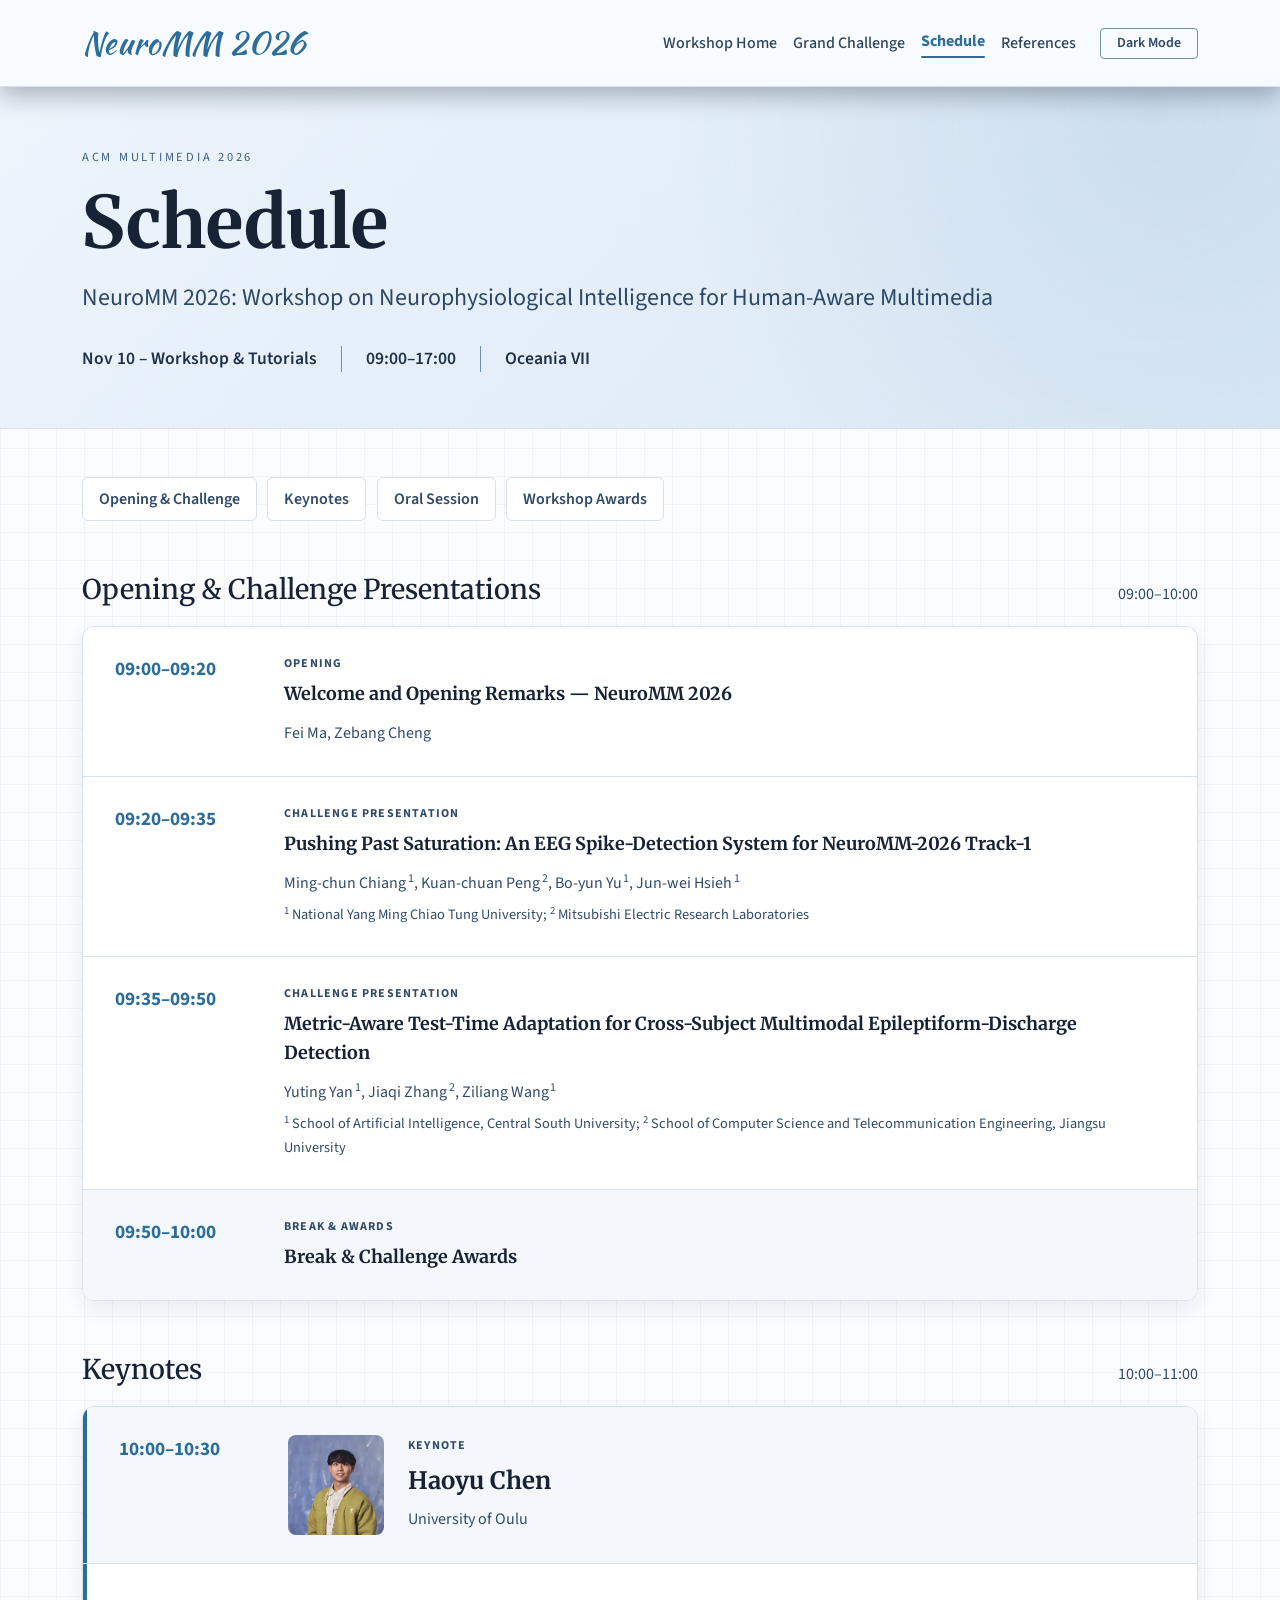
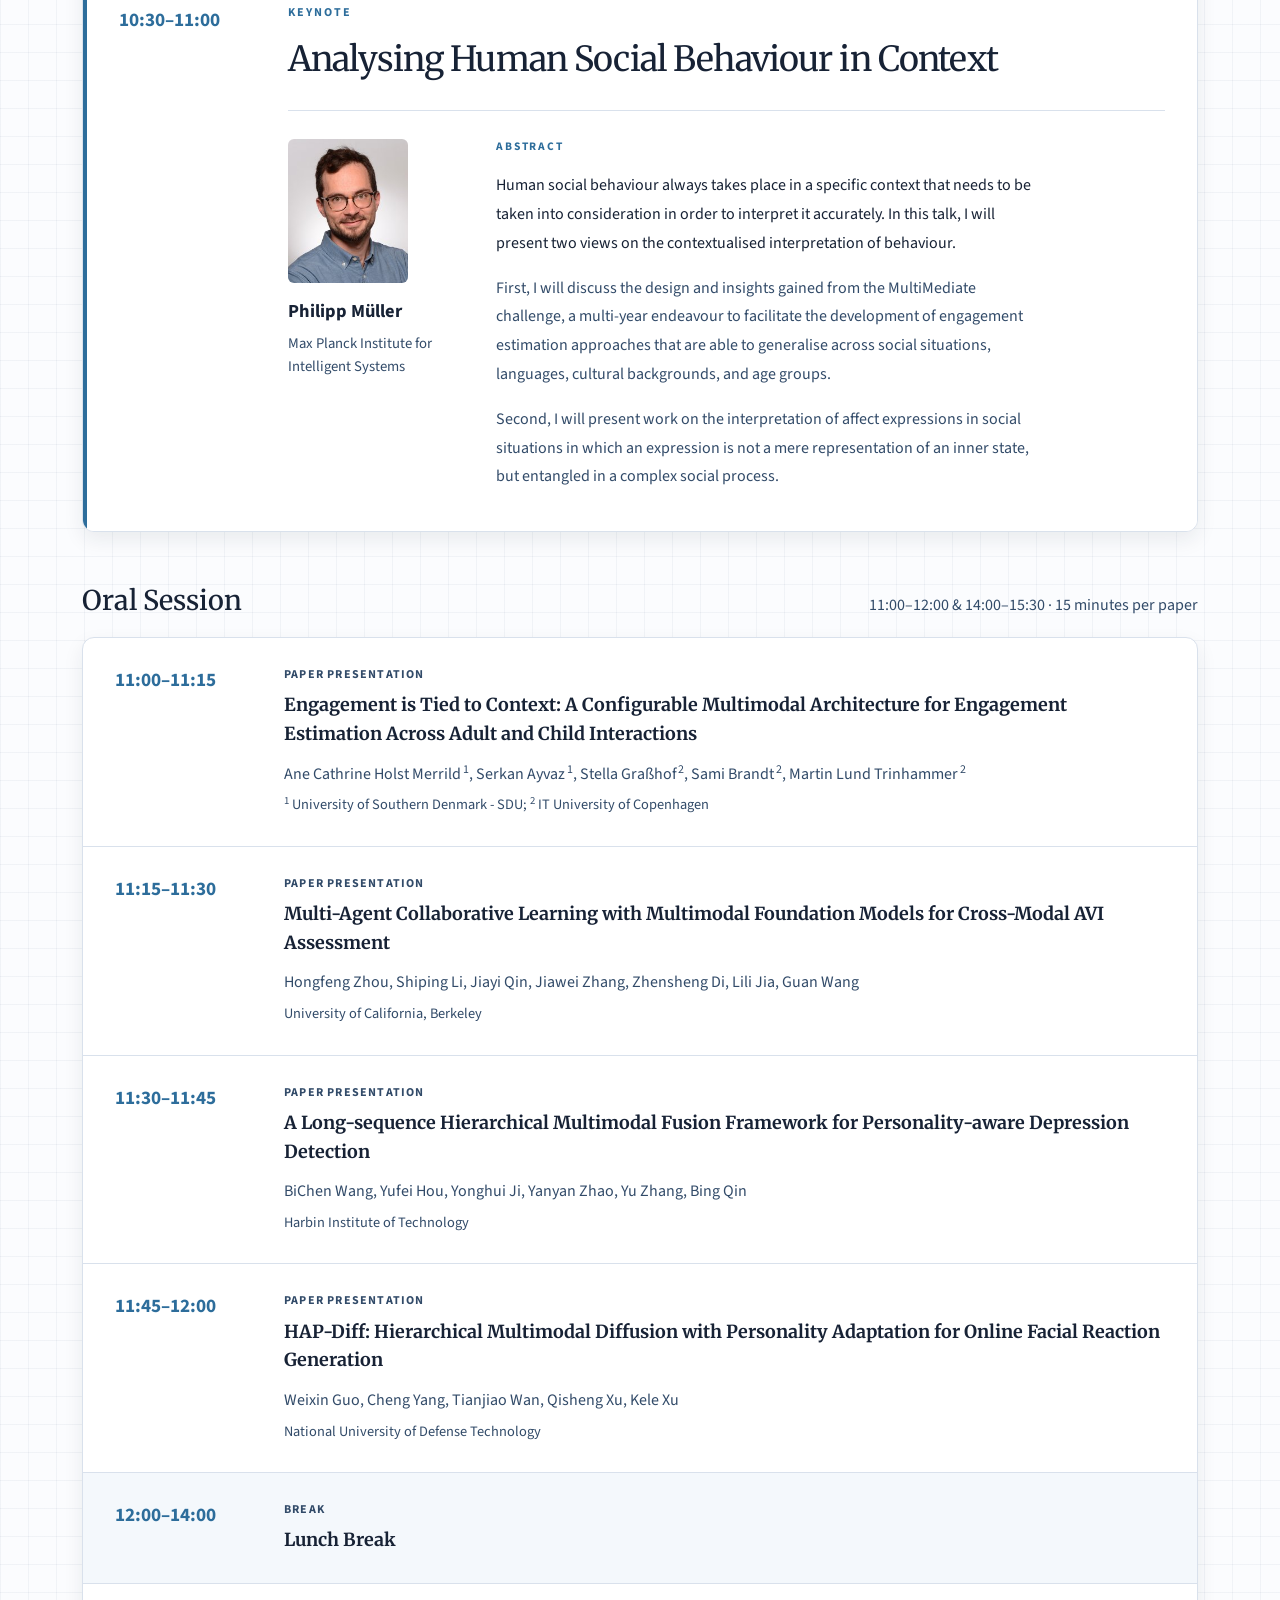
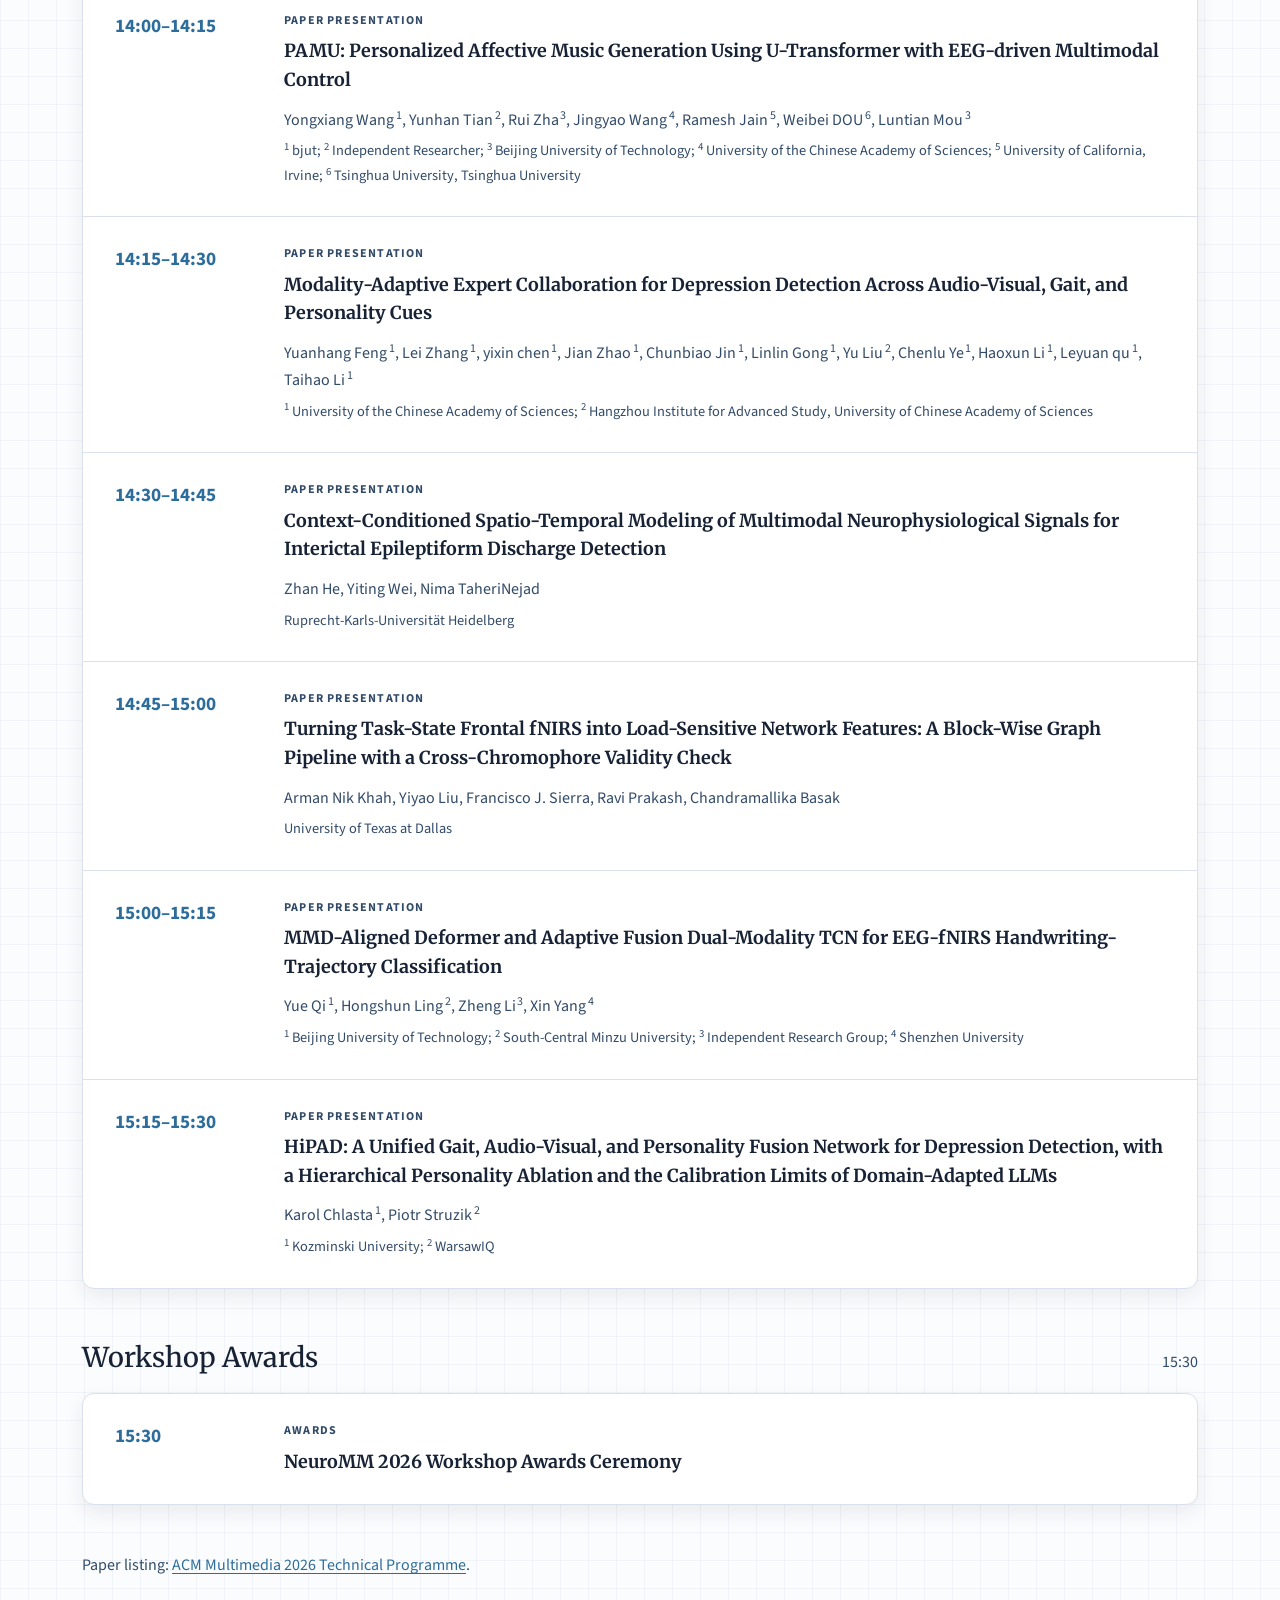
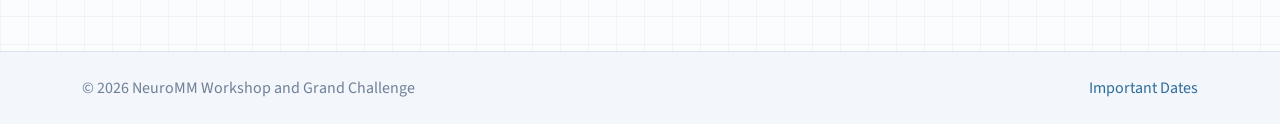
<file: schedule.html>
<!DOCTYPE html>
<html lang="en">
<head>
  <meta charset="utf-8">
  <meta http-equiv="X-UA-Compatible" content="IE=edge">
  <meta name="viewport" content="width=device-width, initial-scale=1">
  <meta name="description" content="NeuroMM 2026 workshop schedule: November 10, 09:00–17:00, Oceania VII. Opening remarks, challenge presentations and awards, keynotes, oral presentations, and workshop awards.">
  <meta property="og:type" content="website">
  <meta property="og:title" content="Schedule | NeuroMM 2026">
  <meta property="og:description" content="November 10, 2026 · Workshop &amp; Tutorials · 09:00–17:00 · Oceania VII">
  <meta property="og:url" content="https://2026.neuromm.org/schedule.html">
  <link rel="canonical" href="https://2026.neuromm.org/schedule.html">

  <title>Schedule | NeuroMM 2026</title>

  <link rel="preconnect" href="https://fonts.googleapis.com">
  <link rel="preconnect" href="https://fonts.gstatic.com" crossorigin>
  <link href="https://fonts.googleapis.com/css2?family=Kaushan+Script&amp;family=Merriweather:wght@400;700&amp;family=Source+Sans+3:wght@400;500;600;700&amp;display=swap" rel="stylesheet">
  <link href="https://cdn.jsdelivr.net/npm/bootstrap@5.3.3/dist/css/bootstrap.min.css" rel="stylesheet" integrity="sha384-QWTKZyjpPEjISv5WaRU9OFeRpok6YctnYmDr5pNlyT2bRjXh0JMhjY6hW+ALEwIH" crossorigin="anonymous">
  <link href="./css/style.css" rel="stylesheet">
  <link href="./css/schedule.css" rel="stylesheet">
</head>

<body id="page-top" class="schedule-page">
  <a class="visually-hidden-focusable" href="#programme">Skip to programme</a>
  <nav class="navbar navbar-expand-lg navbar-light fixed-top neuromm-navbar navbar-default" aria-label="Main navigation">
    <div class="container">
      <a class="navbar-brand neuromm-brand" href="./index.html">NeuroMM 2026</a>
      <button class="navbar-toggler" type="button" data-bs-toggle="collapse" data-bs-target="#mainNav" aria-controls="mainNav" aria-expanded="false" aria-label="Toggle navigation">
        <span class="navbar-toggler-icon"></span>
      </button>
      <div class="collapse navbar-collapse" id="mainNav">
        <ul class="navbar-nav ms-auto mb-2 mb-lg-0 align-items-lg-center">
          <li class="nav-item"><a class="nav-link" href="./index.html">Workshop Home</a></li>
          <li class="nav-item"><a class="nav-link" href="./challenge.html">Grand Challenge</a></li>
          <li class="nav-item"><a class="nav-link active" href="./schedule.html" aria-current="page">Schedule</a></li>
          <li class="nav-item"><a class="nav-link" href="./citation.html">References</a></li>
          <li class="nav-item ms-lg-3 mt-2 mt-lg-0">
            <button id="themeToggle" class="btn btn-sm btn-outline-primary theme-toggle" type="button" aria-label="Toggle dark and light mode">Dark Mode</button>
          </li>
        </ul>
      </div>
    </div>
  </nav>

  <header class="schedule-hero">
    <div class="container">
      <p class="hero-kicker mb-3">ACM Multimedia 2026</p>
      <h1 class="schedule-title">Schedule</h1>
      <p class="schedule-subtitle">NeuroMM 2026: Workshop on Neurophysiological Intelligence for Human-Aware Multimedia</p>
      <p class="schedule-meta">
        <span><time datetime="2026-11-10">Nov 10</time> – Workshop &amp; Tutorials</span>
        <span>09:00–17:00</span>
        <span>Oceania VII</span>
      </p>
    </div>
  </header>

  <main id="programme" class="schedule-shell">
    <div class="container">
      <nav class="schedule-jump-nav" aria-label="Programme sections">
        <a href="#opening">Opening &amp; Challenge</a>
        <a href="#keynotes">Keynotes</a>
        <a href="#papers">Oral Session</a>
        <a href="#awards">Workshop Awards</a>
      </nav>

      <section id="opening" class="schedule-group" aria-labelledby="opening-heading">
        <div class="schedule-group-heading">
          <h2 id="opening-heading">Opening &amp; Challenge Presentations</h2>
          <p>09:00–10:00</p>
        </div>
        <ol class="schedule-list">
          <li>
            <article class="schedule-entry">
              <p class="schedule-time"><time datetime="2026-11-10T09:00">09:00</time>–<time datetime="2026-11-10T09:20">09:20</time></p>
              <div>
                <p class="schedule-kind">Opening</p>
                <h3>Welcome and Opening Remarks — NeuroMM 2026</h3>
                <p class="schedule-authors">Fei Ma, Zebang Cheng</p>
              </div>
            </article>
          </li>
          <li>
            <article class="schedule-entry">
              <p class="schedule-time"><time datetime="2026-11-10T09:20">09:20</time>–<time datetime="2026-11-10T09:35">09:35</time></p>
              <div>
                <p class="schedule-kind">Challenge Presentation</p>
                <h3>Pushing Past Saturation: An EEG Spike-Detection System for NeuroMM-2026 Track-1</h3>
                <p class="schedule-authors">Ming-chun Chiang<sup>1</sup>, Kuan-chuan Peng<sup>2</sup>, Bo-yun Yu<sup>1</sup>, Jun-wei Hsieh<sup>1</sup></p>
                <p class="schedule-affiliations"><span><sup>1</sup> National Yang Ming Chiao Tung University</span>; <span><sup>2</sup> Mitsubishi Electric Research Laboratories</span></p>
              </div>
            </article>
          </li>
          <li>
            <article class="schedule-entry">
              <p class="schedule-time"><time datetime="2026-11-10T09:35">09:35</time>–<time datetime="2026-11-10T09:50">09:50</time></p>
              <div>
                <p class="schedule-kind">Challenge Presentation</p>
                <h3>Metric-Aware Test-Time Adaptation for Cross-Subject Multimodal Epileptiform-Discharge Detection</h3>
                <p class="schedule-authors">Yuting Yan<sup>1</sup>, Jiaqi Zhang<sup>2</sup>, Ziliang Wang<sup>1</sup></p>
                <p class="schedule-affiliations"><span><sup>1</sup> School of Artificial Intelligence, Central South University</span>; <span><sup>2</sup> School of Computer Science and Telecommunication Engineering, Jiangsu University</span></p>
              </div>
            </article>
          </li>
          <li>
            <article class="schedule-entry schedule-break">
              <p class="schedule-time"><time datetime="2026-11-10T09:50">09:50</time>–<time datetime="2026-11-10T10:00">10:00</time></p>
              <div>
                <p class="schedule-kind">Break &amp; Awards</p>
                <h3>Break &amp; Challenge Awards</h3>
              </div>
            </article>
          </li>
        </ol>
      </section>

      <section id="keynotes" class="schedule-group" aria-labelledby="keynotes-heading">
        <div class="schedule-group-heading">
          <h2 id="keynotes-heading">Keynotes</h2>
          <p>10:00–11:00</p>
        </div>
        <ol class="schedule-list">
          <li>
            <article class="schedule-entry schedule-keynote">
              <p class="schedule-time"><time datetime="2026-11-10T10:00">10:00</time>–<time datetime="2026-11-10T10:30">10:30</time></p>
              <div class="schedule-speaker">
                <img class="schedule-portrait" src="./img/people/Haoyu%20Chen.jpg" alt="Haoyu Chen" width="245" height="256" loading="lazy" decoding="async">
                <div>
                  <p class="schedule-kind">Keynote</p>
                  <h3><a class="schedule-profile" href="https://scholar.google.com/citations?user=QgbraMIAAAAJ&amp;hl=en" target="_blank" rel="noopener noreferrer" aria-label="Haoyu Chen on Google Scholar (opens in a new tab)">Haoyu Chen</a></h3>
                  <p class="schedule-authors">University of Oulu</p>
                </div>
              </div>
            </article>
          </li>
          <li>
            <article class="schedule-entry schedule-keynote schedule-keynote-detailed" aria-labelledby="philipp-talk-title">
              <p class="schedule-time"><time datetime="2026-11-10T10:30">10:30</time>–<time datetime="2026-11-10T11:00">11:00</time></p>
              <div class="schedule-keynote-details">
                <header class="schedule-talk-header">
                  <p class="schedule-kind">Keynote</p>
                  <h3 id="philipp-talk-title" class="schedule-talk-title">Analysing Human Social Behaviour in Context</h3>
                </header>
                <div class="schedule-talk-body">
                  <div class="schedule-talk-speaker">
                    <img class="schedule-portrait" src="./img/people/Philipp%20M%C3%BCller.jpg" alt="Philipp Müller" width="214" height="256" loading="lazy" decoding="async">
                    <div>
                      <p class="schedule-speaker-name"><a class="schedule-profile" href="https://scholar.google.com/citations?user=RmcYRGAAAAAJ&amp;hl=en" target="_blank" rel="noopener noreferrer" aria-label="Philipp Müller on Google Scholar (opens in a new tab)">Philipp Müller</a></p>
                      <p class="schedule-speaker-affiliation">Max Planck Institute for Intelligent Systems</p>
                    </div>
                  </div>
                  <section class="schedule-abstract" aria-labelledby="philipp-abstract-heading">
                    <h4 id="philipp-abstract-heading">Abstract</h4>
                    <p class="schedule-abstract-lead">Human social behaviour always takes place in a specific context that needs to be taken into consideration in order to interpret it accurately. In this talk, I will present two views on the contextualised interpretation of behaviour.</p>
                    <p>First, I will discuss the design and insights gained from the MultiMediate challenge, a multi-year endeavour to facilitate the development of engagement estimation approaches that are able to generalise across social situations, languages, cultural backgrounds, and age groups.</p>
                    <p>Second, I will present work on the interpretation of affect expressions in social situations in which an expression is not a mere representation of an inner state, but entangled in a complex social process.</p>
                  </section>
                </div>
              </div>
            </article>
          </li>
        </ol>
      </section>

      <section id="papers" class="schedule-group" aria-labelledby="papers-heading">
        <div class="schedule-group-heading">
          <h2 id="papers-heading">Oral Session</h2>
          <p>11:00–12:00 &amp; 14:00–15:30 · 15 minutes per paper</p>
        </div>
        <ol class="schedule-list">
          <li data-paper-id="NeuroMM-12">
            <article class="schedule-entry">
              <p class="schedule-time"><time datetime="2026-11-10T11:00">11:00</time>–<time datetime="2026-11-10T11:15">11:15</time></p>
              <div>
                <p class="schedule-kind">Paper Presentation</p>
                <h3>Engagement is Tied to Context: A Configurable Multimodal Architecture for Engagement Estimation Across Adult and Child Interactions</h3>
                <p class="schedule-authors">Ane Cathrine Holst Merrild<sup>1</sup>, Serkan Ayvaz<sup>1</sup>, Stella Graßhof<sup>2</sup>, Sami Brandt<sup>2</sup>, Martin Lund Trinhammer<sup>2</sup></p>
                <p class="schedule-affiliations"><span><sup>1</sup> University of Southern Denmark - SDU</span>; <span><sup>2</sup> IT University of Copenhagen</span></p>
              </div>
            </article>
          </li>
          <li data-paper-id="NeuroMM-13">
            <article class="schedule-entry">
              <p class="schedule-time"><time datetime="2026-11-10T11:15">11:15</time>–<time datetime="2026-11-10T11:30">11:30</time></p>
              <div>
                <p class="schedule-kind">Paper Presentation</p>
                <h3>Multi-Agent Collaborative Learning with Multimodal Foundation Models for Cross-Modal AVI Assessment</h3>
                <p class="schedule-authors">Hongfeng Zhou, Shiping Li, Jiayi Qin, Jiawei Zhang, Zhensheng Di, Lili Jia, Guan Wang</p>
                <p class="schedule-affiliations">University of California, Berkeley</p>
              </div>
            </article>
          </li>
          <li data-paper-id="NeuroMM-14">
            <article class="schedule-entry">
              <p class="schedule-time"><time datetime="2026-11-10T11:30">11:30</time>–<time datetime="2026-11-10T11:45">11:45</time></p>
              <div>
                <p class="schedule-kind">Paper Presentation</p>
                <h3>A Long-sequence Hierarchical Multimodal Fusion Framework for Personality-aware Depression Detection</h3>
                <p class="schedule-authors">BiChen Wang, Yufei Hou, Yonghui Ji, Yanyan Zhao, Yu Zhang, Bing Qin</p>
                <p class="schedule-affiliations">Harbin Institute of Technology</p>
              </div>
            </article>
          </li>
          <li data-paper-id="NeuroMM-15">
            <article class="schedule-entry">
              <p class="schedule-time"><time datetime="2026-11-10T11:45">11:45</time>–<time datetime="2026-11-10T12:00">12:00</time></p>
              <div>
                <p class="schedule-kind">Paper Presentation</p>
                <h3>HAP-Diff: Hierarchical Multimodal Diffusion with Personality Adaptation for Online Facial Reaction Generation</h3>
                <p class="schedule-authors">Weixin Guo, Cheng Yang, Tianjiao Wan, Qisheng Xu, Kele Xu</p>
                <p class="schedule-affiliations">National University of Defense Technology</p>
              </div>
            </article>
          </li>
          <li>
            <article class="schedule-entry schedule-break">
              <p class="schedule-time"><time datetime="2026-11-10T12:00">12:00</time>–<time datetime="2026-11-10T14:00">14:00</time></p>
              <div>
                <p class="schedule-kind">Break</p>
                <h3>Lunch Break</h3>
              </div>
            </article>
          </li>
          <li data-paper-id="NeuroMM-16">
            <article class="schedule-entry">
              <p class="schedule-time"><time datetime="2026-11-10T14:00">14:00</time>–<time datetime="2026-11-10T14:15">14:15</time></p>
              <div>
                <p class="schedule-kind">Paper Presentation</p>
                <h3>PAMU: Personalized Affective Music Generation Using U-Transformer with EEG-driven Multimodal Control</h3>
                <p class="schedule-authors">Yongxiang Wang<sup>1</sup>, Yunhan Tian<sup>2</sup>, Rui Zha<sup>3</sup>, Jingyao Wang<sup>4</sup>, Ramesh Jain<sup>5</sup>, Weibei DOU<sup>6</sup>, Luntian Mou<sup>3</sup></p>
                <p class="schedule-affiliations"><span><sup>1</sup> bjut</span>; <span><sup>2</sup> Independent Researcher</span>; <span><sup>3</sup> Beijing University of Technology</span>; <span><sup>4</sup> University of the Chinese Academy of Sciences</span>; <span><sup>5</sup> University of California, Irvine</span>; <span><sup>6</sup> Tsinghua University, Tsinghua University</span></p>
              </div>
            </article>
          </li>
          <li data-paper-id="NeuroMM-17">
            <article class="schedule-entry">
              <p class="schedule-time"><time datetime="2026-11-10T14:15">14:15</time>–<time datetime="2026-11-10T14:30">14:30</time></p>
              <div>
                <p class="schedule-kind">Paper Presentation</p>
                <h3>Modality-Adaptive Expert Collaboration for Depression Detection Across Audio-Visual, Gait, and Personality Cues</h3>
                <p class="schedule-authors">Yuanhang Feng<sup>1</sup>, Lei Zhang<sup>1</sup>, yixin chen<sup>1</sup>, Jian Zhao<sup>1</sup>, Chunbiao Jin<sup>1</sup>, Linlin Gong<sup>1</sup>, Yu Liu<sup>2</sup>, Chenlu Ye<sup>1</sup>, Haoxun Li<sup>1</sup>, Leyuan qu<sup>1</sup>, Taihao Li<sup>1</sup></p>
                <p class="schedule-affiliations"><span><sup>1</sup> University of the Chinese Academy of Sciences</span>; <span><sup>2</sup> Hangzhou Institute for Advanced Study, University of Chinese Academy of Sciences</span></p>
              </div>
            </article>
          </li>
          <li data-paper-id="NeuroMM-18">
            <article class="schedule-entry">
              <p class="schedule-time"><time datetime="2026-11-10T14:30">14:30</time>–<time datetime="2026-11-10T14:45">14:45</time></p>
              <div>
                <p class="schedule-kind">Paper Presentation</p>
                <h3>Context-Conditioned Spatio-Temporal Modeling of Multimodal Neurophysiological Signals for Interictal Epileptiform Discharge Detection</h3>
                <p class="schedule-authors">Zhan He, Yiting Wei, Nima TaheriNejad</p>
                <p class="schedule-affiliations">Ruprecht-Karls-Universität Heidelberg</p>
              </div>
            </article>
          </li>
          <li data-paper-id="NeuroMM-19">
            <article class="schedule-entry">
              <p class="schedule-time"><time datetime="2026-11-10T14:45">14:45</time>–<time datetime="2026-11-10T15:00">15:00</time></p>
              <div>
                <p class="schedule-kind">Paper Presentation</p>
                <h3>Turning Task-State Frontal fNIRS into Load-Sensitive Network Features: A Block-Wise Graph Pipeline with a Cross-Chromophore Validity Check</h3>
                <p class="schedule-authors">Arman Nik Khah, Yiyao Liu, Francisco J. Sierra, Ravi Prakash, Chandramallika Basak</p>
                <p class="schedule-affiliations">University of Texas at Dallas</p>
              </div>
            </article>
          </li>
          <li data-paper-id="NeuroMM-21">
            <article class="schedule-entry">
              <p class="schedule-time"><time datetime="2026-11-10T15:00">15:00</time>–<time datetime="2026-11-10T15:15">15:15</time></p>
              <div>
                <p class="schedule-kind">Paper Presentation</p>
                <h3>MMD-Aligned Deformer and Adaptive Fusion Dual-Modality TCN for EEG-fNIRS Handwriting-Trajectory Classification</h3>
                <p class="schedule-authors">Yue Qi<sup>1</sup>, Hongshun Ling<sup>2</sup>, Zheng Li<sup>3</sup>, Xin Yang<sup>4</sup></p>
                <p class="schedule-affiliations"><span><sup>1</sup> Beijing University of Technology</span>; <span><sup>2</sup> South-Central Minzu University</span>; <span><sup>3</sup> Independent Research Group</span>; <span><sup>4</sup> Shenzhen University</span></p>
              </div>
            </article>
          </li>
          <li>
            <article class="schedule-entry">
              <p class="schedule-time"><time datetime="2026-11-10T15:15">15:15</time>–<time datetime="2026-11-10T15:30">15:30</time></p>
              <div>
                <p class="schedule-kind">Paper Presentation</p>
                <h3>HiPAD: A Unified Gait, Audio-Visual, and Personality Fusion Network for Depression Detection, with a Hierarchical Personality Ablation and the Calibration Limits of Domain-Adapted LLMs</h3>
                <p class="schedule-authors">Karol Chlasta<sup>1</sup>, Piotr Struzik<sup>2</sup></p>
                <p class="schedule-affiliations"><span><sup>1</sup> Kozminski University</span>; <span><sup>2</sup> WarsawIQ</span></p>
              </div>
            </article>
          </li>
        </ol>
      </section>

      <section id="awards" class="schedule-group" aria-labelledby="awards-heading">
        <div class="schedule-group-heading">
          <h2 id="awards-heading">Workshop Awards</h2>
          <p>15:30</p>
        </div>
        <ol class="schedule-list">
          <li>
            <article class="schedule-entry">
              <p class="schedule-time"><time datetime="2026-11-10T15:30">15:30</time></p>
              <div>
                <p class="schedule-kind">Awards</p>
                <h3>NeuroMM 2026 Workshop Awards Ceremony</h3>
              </div>
            </article>
          </li>
        </ol>
      </section>

      <p class="schedule-source">Paper listing: <a href="https://2026.acmmm.org/site/technical-programme.html#entry-session-108" target="_blank" rel="noopener noreferrer">ACM Multimedia 2026 Technical Programme</a>.</p>
    </div>
  </main>

  <footer class="py-4">
    <div class="container d-flex flex-column flex-md-row justify-content-between gap-2">
      <span class="text-muted">© 2026 NeuroMM Workshop and Grand Challenge</span>
      <a href="./index.html#schedule">Important Dates</a>
    </div>
  </footer>

  <script src="https://cdn.jsdelivr.net/npm/bootstrap@5.3.3/dist/js/bootstrap.bundle.min.js" integrity="sha384-YvpcrYf0tY3lHB60NNkmXc5s9fDVZLESaAA55NDzOxhy9GkcIdslK1eN7N6jIeHz" crossorigin="anonymous"></script>
  <script>
    (function () {
      var key = "neuromm-theme";
      var root = document.documentElement;
      var button = document.getElementById("themeToggle");
      var nav = document.querySelector(".neuromm-navbar");
      var initial = "light";

      function applyTheme(theme) {
        root.setAttribute("data-bs-theme", theme);
        button.textContent = theme === "dark" ? "Light Mode" : "Dark Mode";
      }

      function updateNavbarState() {
        nav.classList.toggle("navbar-shrink", window.innerWidth >= 768 && window.scrollY > 40);
      }

      try {
        var saved = localStorage.getItem(key);
        if (saved === "dark" || saved === "light") initial = saved;
      } catch (error) {
        // Theme switching also works when browser storage is unavailable.
      }
      applyTheme(initial);
      updateNavbarState();

      button.addEventListener("click", function () {
        var next = root.getAttribute("data-bs-theme") === "dark" ? "light" : "dark";
        applyTheme(next);
        try {
          localStorage.setItem(key, next);
        } catch (error) {
          // Keep the selected theme for the current page.
        }
      });
      window.addEventListener("scroll", updateNavbarState);
      window.addEventListener("resize", updateNavbarState);
    })();
  </script>
</body>
</html>
</file>
<file: css/style.css>
:root,
[data-bs-theme="light"] {
  --ink-900: #172235;
  --ink-700: #324b69;
  --muted-600: #6f8098;
  --paper-50: #fbfcfe;
  --paper-100: #f3f6fa;
  --paper-200: #e9eef5;
  --line-200: #d9e1ec;
  --accent-500: #2d6d9b;
  --accent-400: #5b93b8;
  --panel-bg: #ffffff;
  --panel-text: #2f425b;
  --panel-shadow: 0 8px 20px rgba(20, 34, 52, 0.08);
  --panel-soft: #f4f8fc;
  --panel-soft-2: #edf3f9;
  --news-date: #425f82;
  --hero-overlay-a: rgba(236, 244, 252, 0.96);
  --hero-overlay-b: rgba(217, 231, 245, 0.94);
  --hero-kicker: #3f5f82;
  --hero-text: #1f3148;
  --hero-subtext: #2e4765;
  --hero-meta: #4d6a8b;
  --nav-bg: rgba(248, 251, 255, 0.96);
  --nav-border: #d5e2f0;
  --nav-link: #2f455f;
  --nav-link-hover: #2d6d9b;
  --brand-color: #2d6d9b;
  --brand-hover: #4e8dbd;
  --toggle-border: #6f8eab;
  --toggle-text: #2e4866;
  --toggle-hover-bg: rgba(45, 109, 155, 0.08);
}

[data-bs-theme="dark"] {
  --ink-900: #e5edf8;
  --ink-700: #c7d4e8;
  --muted-600: #9eb0c8;
  --paper-50: #0f1723;
  --paper-100: #131d2d;
  --paper-200: #182437;
  --line-200: #283a54;
  --accent-500: #7db6db;
  --accent-400: #9bc8e6;
  --panel-bg: #1a2638;
  --panel-text: #d2def0;
  --panel-shadow: 0 8px 24px rgba(6, 10, 16, 0.34);
  --panel-soft: #202f45;
  --panel-soft-2: #263750;
  --news-date: #9dc3e0;
  --hero-overlay-a: rgba(7, 12, 20, 0.88);
  --hero-overlay-b: rgba(14, 25, 40, 0.82);
  --hero-kicker: rgba(239, 245, 255, 0.9);
  --hero-text: #f5f8fe;
  --hero-subtext: rgba(239, 245, 255, 0.92);
  --hero-meta: rgba(239, 245, 255, 0.8);
  --nav-bg: rgba(8, 12, 19, 0.97);
  --nav-border: rgba(255, 255, 255, 0.12);
  --nav-link: rgba(225, 235, 247, 0.86);
  --nav-link-hover: #9ec8e6;
  --brand-color: #f3cd57;
  --brand-hover: #ffd978;
  --toggle-border: rgba(255, 255, 255, 0.58);
  --toggle-text: #ffffff;
  --toggle-hover-bg: rgba(255, 255, 255, 0.14);
}

html {
  scroll-behavior: smooth;
}

body {
  font-family: "Source Sans 3", "Segoe UI", sans-serif;
  color: var(--ink-900);
  background-color: var(--paper-50);
  background-image: linear-gradient(rgba(255, 255, 255, 0.02), rgba(255, 255, 255, 0.02)),
    linear-gradient(90deg, rgba(120, 140, 165, 0.08) 1px, transparent 1px),
    linear-gradient(rgba(120, 140, 165, 0.08) 1px, transparent 1px);
  background-size: 100% 100%, 28px 28px, 28px 28px;
  padding-top: 72px;
  transition: background-color 0.35s ease, color 0.35s ease;
}

h1,
h2,
h3,
h4,
h5,
h6 {
  font-family: "Merriweather", Georgia, serif;
  color: var(--ink-900);
}

a {
  color: var(--accent-500);
  text-decoration: none;
}

a:hover,
a:focus {
  color: var(--accent-400);
}

.section-space {
  padding: 84px 0;
}

.section-muted {
  background: linear-gradient(180deg, var(--paper-100), var(--paper-200));
  border-top: 1px solid var(--line-200);
  border-bottom: 1px solid var(--line-200);
  transition: background 0.35s ease, border-color 0.35s ease;
}

.challenge-section {
  background: linear-gradient(180deg, var(--paper-50), var(--paper-100));
  border-top: 1px solid var(--line-200);
  border-bottom: 1px solid var(--line-200);
}

.organization-final-section {
  background:
    radial-gradient(circle at 88% 10%, rgba(45, 109, 155, 0.08), transparent 38%),
    linear-gradient(180deg, var(--panel-soft), var(--paper-100));
  border-top: 1px solid var(--line-200);
}

.cfp-section {
  position: relative;
  border-top: 2px solid var(--accent-500);
  border-bottom: 2px solid var(--accent-500);
  background:
    linear-gradient(180deg, rgba(45, 109, 155, 0.08), rgba(45, 109, 155, 0.03)),
    linear-gradient(180deg, var(--paper-100), var(--paper-200));
}

.cfp-section .section-heading::after {
  content: "Core Track";
  display: inline-block;
  margin-left: 0.6rem;
  padding: 0.22rem 0.52rem;
  border-radius: 999px;
  font-family: "Source Sans 3", "Segoe UI", sans-serif;
  font-size: 0.68rem;
  letter-spacing: 0.06em;
  text-transform: uppercase;
  background: var(--accent-500);
  color: #fff;
  vertical-align: middle;
}

.section-heading {
  font-size: clamp(1.8rem, 2.2vw, 2.3rem);
  letter-spacing: 0.2px;
}

.section-lead {
  color: var(--muted-600);
  font-size: 1.12rem;
  margin-bottom: 0;
}

.neuromm-navbar {
  background: var(--nav-bg);
  border-bottom: 1px solid var(--nav-border);
  box-shadow: 0 8px 24px rgba(8, 14, 23, 0.3);
  padding: 10px 0;
  transition: padding 0.3s ease, background-color 0.3s ease, border-color 0.3s ease;
}

.neuromm-brand {
  color: var(--brand-color);
  font-family: "Kaushan Script", "Helvetica Neue", Helvetica, Arial, cursive;
  font-weight: 400;
  font-size: 1.62rem;
  letter-spacing: 0.3px;
  transition: color 0.3s ease, font-size 0.3s ease;
}

.neuromm-brand:hover,
.neuromm-brand:focus {
  color: var(--brand-hover);
}

.neuromm-navbar .navbar-nav .nav-link {
  color: var(--nav-link);
  font-weight: 500;
}

.neuromm-navbar .navbar-nav .nav-link:hover,
.neuromm-navbar .navbar-nav .nav-link:focus {
  color: var(--nav-link-hover);
}

.neuromm-navbar .navbar-nav .nav-link.active {
  color: var(--brand-color);
  font-weight: 700;
}

.neuromm-navbar .navbar-nav .nav-link.active::after {
  content: "";
  display: block;
  width: 100%;
  height: 2px;
  margin-top: 3px;
  background: var(--brand-color);
  border-radius: 2px;
}

[data-bs-theme="dark"] .navbar-light .navbar-toggler {
  border-color: rgba(255, 255, 255, 0.35);
}

[data-bs-theme="dark"] .navbar-light .navbar-toggler-icon {
  filter: invert(1) brightness(1.4);
}

.theme-toggle {
  border-color: var(--toggle-border);
  color: var(--toggle-text);
  font-weight: 600;
  min-width: 98px;
  transition: color 0.3s ease, border-color 0.3s ease, background-color 0.3s ease;
}

.theme-toggle:hover,
.theme-toggle:focus {
  background: var(--toggle-hover-bg);
  color: var(--toggle-text);
  border-color: var(--toggle-text);
}

.hero-section {
  min-height: 670px;
  background-image:
    radial-gradient(circle at 15% 20%, rgba(130, 176, 210, 0.2) 0%, transparent 42%),
    radial-gradient(circle at 82% 8%, rgba(130, 176, 210, 0.12) 0%, transparent 38%),
    linear-gradient(130deg, var(--hero-overlay-a), var(--hero-overlay-b));
  background-size: cover;
  background-position: center;
  border-bottom: 1px solid var(--line-200);
}

.hero-content {
  color: var(--hero-text);
}

.hero-kicker {
  text-transform: uppercase;
  letter-spacing: 0.22em;
  font-size: 0.78rem;
  color: var(--hero-kicker);
}

.hero-title {
  font-size: clamp(1.7rem, 3vw, 2.55rem);
  font-weight: 700;
}

.hero-subtitle {
  max-width: 790px;
  font-size: 1.08rem;
  line-height: 1.62;
  color: var(--hero-subtext);
}

.hero-meta {
  color: var(--hero-meta);
  font-size: 0.95rem;
}

.hero-btn-primary {
  background: var(--accent-500);
  border: 1px solid var(--accent-500);
  color: #ffffff;
}

.hero-btn-primary:hover,
.hero-btn-primary:focus {
  background: var(--accent-400);
  border-color: var(--accent-400);
  color: #ffffff;
}

.hero-btn-secondary {
  background: transparent;
  border: 1px solid var(--accent-500);
  color: var(--accent-500);
}

.hero-btn-secondary:hover,
.hero-btn-secondary:focus {
  background: var(--accent-500);
  border-color: var(--accent-500);
  color: #ffffff;
}

.conference-panel {
  background: var(--panel-bg);
  color: var(--panel-text);
  border: 1px solid var(--line-200);
  border-radius: 12px;
  padding: 1.35rem;
  box-shadow: var(--panel-shadow);
  transition: background-color 0.35s ease, color 0.35s ease, border-color 0.35s ease, box-shadow 0.35s ease;
}

.panel-title {
  font-size: 1.18rem;
  margin-bottom: 0.95rem;
}

.text-muted {
  color: var(--muted-600) !important;
}

.scope-list .list-group-item {
  background: transparent;
  border: none;
  border-bottom: 1px solid var(--line-200);
  color: var(--panel-text);
  padding-left: 0;
  padding-right: 0;
}

.scope-list .list-group-item:last-child {
  border-bottom: none;
}

.news-list .list-group-item {
  background: transparent;
  border-color: var(--line-200);
  padding: 1rem 1.2rem;
  transition: border-color 0.35s ease, background-color 0.35s ease;
}

.news-date {
  color: var(--news-date);
  font-weight: 700;
  min-width: 172px;
}

.news-title {
  color: var(--panel-text);
}

.news-section .section-heading {
  font-size: clamp(1.95rem, 2.35vw, 2.45rem);
}

.news-section .section-lead {
  font-size: 1.03rem;
}

.news-section .news-date {
  font-size: 0.84rem;
  letter-spacing: 0.02em;
  text-transform: uppercase;
}

.news-section .news-title {
  font-size: 1.06rem;
  font-weight: 600;
  line-height: 1.45;
}

.challenge-table th {
  width: 33%;
  color: var(--panel-text);
  background: var(--panel-soft);
}

.challenge-table td {
  color: var(--panel-text);
}

.dataset-carousel {
  border-radius: 12px;
  overflow: hidden;
  border: 1px solid var(--line-200);
  background: var(--panel-soft);
}

.dataset-carousel-img {
  width: 100%;
  height: 450px;
  object-fit: contain;
  background: var(--paper-100);
}

.dataset-caption {
  display: inline-block;
  background: rgba(16, 33, 54, 0.72);
  color: #f5f8ff;
  padding: 0.42rem 0.7rem;
  border-radius: 8px;
  font-size: 0.92rem;
}

.dataset-carousel .carousel-control-prev,
.dataset-carousel .carousel-control-next {
  width: 10%;
}

.dataset-carousel .carousel-control-prev-icon,
.dataset-carousel .carousel-control-next-icon {
  width: 2.6rem;
  height: 2.6rem;
  border-radius: 50%;
  background-color: rgba(17, 35, 58, 0.46);
  background-size: 56% 56%;
}

.reference-panel p {
  line-height: 1.72;
}

.topic-list {
  margin: 0;
  padding-left: 1.2rem;
}

.topic-list li {
  margin-bottom: 0.62rem;
  color: var(--panel-text);
}

.workshop-section .section-heading {
  font-size: clamp(1.95rem, 2.35vw, 2.45rem);
}

.workshop-section .panel-title {
  font-size: 1.28rem;
  margin-bottom: 1.05rem;
}

.workshop-section .text-muted {
  font-size: 1rem;
  line-height: 1.65;
}

.workshop-section .topic-list li {
  font-size: 0.98rem;
  margin-bottom: 0.5rem;
  line-height: 1.5;
}

.topic-group-title {
  font-family: "Source Sans 3", "Segoe UI", sans-serif;
  font-size: 1.03rem;
  font-weight: 700;
  letter-spacing: 0.02em;
  text-transform: uppercase;
  color: var(--accent-500);
  margin-bottom: 0.45rem;
}

/* Schedule timeline */
.timeline-wrapper {
  position: relative;
  padding-left: 2.8rem;
}

.timeline-wrapper::before {
  content: "";
  position: absolute;
  left: 1rem;
  top: 0.4rem;
  bottom: 0.4rem;
  width: 2px;
  background: linear-gradient(var(--accent-500), var(--accent-400));
}

.timeline-group {
  margin-bottom: 2rem;
}

.timeline-year {
  font-size: 1.34rem;
  margin-bottom: 1rem;
  color: var(--accent-500);
}

.timeline-item {
  position: relative;
  margin-bottom: 1rem;
}

.timeline-dot {
  position: absolute;
  left: -2.06rem;
  top: 1.1rem;
  width: 12px;
  height: 12px;
  border-radius: 50%;
  background: var(--accent-500);
  border: 2px solid var(--panel-bg);
  box-shadow: 0 0 0 3px rgba(77, 135, 176, 0.28);
}

.timeline-date {
  font-size: 0.88rem;
  color: var(--news-date);
  font-weight: 700;
  margin-bottom: 0.34rem;
  letter-spacing: 0.01em;
}

.schedule-section .section-heading {
  font-size: clamp(1.95rem, 2.35vw, 2.45rem);
}

.schedule-section .section-lead {
  font-size: 1.03rem;
}

.schedule-section .timeline-card p:last-child {
  font-size: 1.04rem;
  line-height: 1.45;
}

.year-nav {
  top: 98px;
}

.year-nav-list .list-group-item {
  background: var(--panel-bg);
  border: 1px solid var(--line-200);
  color: var(--panel-text);
  font-weight: 600;
}

.year-nav-list .list-group-item:hover,
.year-nav-list .list-group-item:focus {
  background: var(--panel-soft);
  color: var(--accent-500);
}

.speaker-img {
  width: 188px;
  height: 188px;
  border-radius: 50%;
  object-fit: cover;
  border: 3px solid var(--panel-bg);
  box-shadow: 0 8px 20px rgba(20, 32, 50, 0.18);
}

.committee-accordion .accordion-item {
  border: 1px solid var(--line-200);
  border-radius: 10px;
  margin-bottom: 1rem;
  overflow: hidden;
  box-shadow: var(--panel-shadow);
}

.committee-accordion .accordion-button {
  background: var(--panel-soft);
  color: var(--ink-900);
  font-family: "Merriweather", Georgia, serif;
  font-weight: 700;
}

.committee-accordion .accordion-button:not(.collapsed) {
  background: var(--panel-soft-2);
  color: var(--accent-500);
  box-shadow: none;
}

.committee-accordion .accordion-button:focus {
  box-shadow: none;
  border-color: transparent;
}

.committee-accordion .accordion-body {
  background: var(--panel-bg);
}

.member-img {
  width: 170px;
  height: 170px;
  border-radius: 50%;
  object-fit: cover;
  border: 4px solid var(--panel-bg);
  box-shadow: 0 8px 20px rgba(20, 33, 50, 0.14);
}

.member-name {
  font-family: "Source Sans 3", "Segoe UI", sans-serif;
  font-weight: 700;
  font-size: clamp(1.4rem, 1.8vw, 1.95rem);
  margin-bottom: 0.28rem;
}

.organization-section .section-heading {
  font-size: clamp(2.2rem, 3vw, 3.1rem);
}

.organization-section .conference-panel {
  padding: 1.7rem 1.15rem;
}

.organization-section .panel-title {
  font-size: 1.45rem;
  margin-bottom: 1.25rem;
}

.committee-grid {
  max-width: 940px;
  margin: 0 auto;
  --bs-gutter-x: 0.7rem;
  --bs-gutter-y: 1.3rem;
}

.committee-grid .member-card {
  padding-left: 6px;
  padding-right: 6px;
}

.committee-grid .member-name {
  margin-top: 0.8rem !important;
}

.committee-grid .text-muted.small {
  font-size: 1.08rem !important;
  line-height: 1.35;
}

.wechat-qr-box {
  text-align: center;
  border-color: var(--line-200) !important;
}

.wechat-qr {
  width: min(220px, 100%);
  height: auto;
  border-radius: 10px;
  border: 1px solid var(--line-200);
  padding: 6px;
  background: var(--panel-bg);
  box-shadow: 0 8px 18px rgba(20, 33, 50, 0.12);
  cursor: zoom-in;
  transition: transform 0.2s ease, box-shadow 0.2s ease;
}

.wechat-qr:hover,
.wechat-qr:focus {
  transform: scale(1.03);
  box-shadow: 0 12px 24px rgba(20, 33, 50, 0.18);
}

.qr-modal .modal-content {
  background: transparent;
}

.qr-modal-img {
  width: min(560px, 92vw);
  max-height: 80vh;
  object-fit: contain;
  border-radius: 12px;
  border: 1px solid var(--line-200);
  padding: 8px;
  background: var(--panel-bg);
  box-shadow: 0 16px 36px rgba(20, 33, 50, 0.28);
}

footer {
  border-top: 1px solid var(--line-200);
  background: var(--paper-100);
  transition: background-color 0.35s ease, border-color 0.35s ease;
}

@media (max-width: 991px) {
  body {
    padding-top: 68px;
  }

  .hero-section {
    min-height: 620px;
  }

  .year-nav {
    position: static !important;
    top: auto;
  }

  .member-img {
    width: 152px;
    height: 152px;
  }

  .committee-grid .text-muted.small {
    font-size: 1rem !important;
  }
}

@media (min-width: 768px) {
  .neuromm-navbar {
    padding: 14px 0;
  }

  .neuromm-brand {
    font-size: 2em;
  }

  .neuromm-navbar.navbar-shrink {
    padding: 10px 0;
  }

  .neuromm-navbar.navbar-shrink .neuromm-brand {
    font-size: 1.5em;
  }
}

@media (max-width: 576px) {
  .hero-section {
    min-height: 580px;
  }

  .speaker-img {
    width: 164px;
    height: 164px;
  }

  .member-img {
    width: 126px;
    height: 126px;
  }

  .member-name {
    font-size: 1.18rem;
  }

  .committee-grid {
    --bs-gutter-x: 0.7rem;
    --bs-gutter-y: 1rem;
  }

  .wechat-qr {
    width: min(180px, 100%);
  }

  .timeline-wrapper {
    padding-left: 2.2rem;
  }

  .timeline-dot {
    left: -1.88rem;
  }

  .section-space {
    padding: 72px 0;
  }

  .dataset-carousel-img {
    height: 300px;
  }

  .dataset-caption {
    font-size: 0.84rem;
  }
}
</file>
<file: css/citation.css>
:root,
[data-bs-theme="light"] {
  --citation-hero-bg: linear-gradient(135deg, rgba(246, 250, 254, 0.98), rgba(226, 237, 247, 0.96));
  --citation-card: #ffffff;
  --citation-soft: #eef5fb;
  --citation-soft-2: #f6f9fc;
  --citation-border: #d8e3ee;
  --citation-text: #172235;
  --citation-muted: #647895;
  --citation-accent: #2d6d9b;
  --citation-accent-2: #7a5c2e;
  --citation-code-bg: #101827;
  --citation-code-text: #edf5ff;
  --citation-shadow: 0 18px 42px rgba(24, 43, 65, 0.12);
}

[data-bs-theme="dark"] {
  --citation-hero-bg: linear-gradient(135deg, rgba(12, 20, 31, 0.98), rgba(27, 42, 60, 0.96));
  --citation-card: #192638;
  --citation-soft: #213249;
  --citation-soft-2: #142033;
  --citation-border: #31445f;
  --citation-text: #edf5ff;
  --citation-muted: #a9bbd0;
  --citation-accent: #8fc8ec;
  --citation-accent-2: #f0c95d;
  --citation-code-bg: #0b111d;
  --citation-code-text: #eef6ff;
  --citation-shadow: 0 18px 44px rgba(4, 8, 13, 0.36);
}

body.citation-page {
  background:
    linear-gradient(90deg, rgba(120, 140, 165, 0.08) 1px, transparent 1px),
    linear-gradient(rgba(120, 140, 165, 0.08) 1px, transparent 1px),
    var(--paper-50);
  background-size: 28px 28px, 28px 28px, auto;
}

.citation-hero {
  min-height: auto;
  padding: 6.5rem 0 4.4rem;
  background: var(--citation-hero-bg);
  border-bottom: 1px solid var(--citation-border);
}

.citation-kicker {
  color: var(--citation-accent);
  font-size: 0.78rem;
  font-weight: 800;
  letter-spacing: 0.2em;
  text-transform: uppercase;
}

.citation-title {
  max-width: 920px;
  font-size: clamp(2.15rem, 4vw, 4rem);
  line-height: 1.08;
  letter-spacing: 0;
}

.citation-subtitle {
  max-width: 820px;
  color: var(--citation-muted);
  font-size: 1.12rem;
  line-height: 1.68;
}

.citation-quick-stats {
  display: grid;
  grid-template-columns: repeat(3, minmax(0, 1fr));
  gap: 0.75rem;
  max-width: 760px;
}

.citation-stat {
  padding: 1rem;
  background: var(--citation-card);
  border: 1px solid var(--citation-border);
  border-radius: 8px;
  box-shadow: 0 8px 24px rgba(20, 34, 52, 0.08);
}

.citation-stat strong {
  display: block;
  color: var(--citation-text);
  font-size: 1.55rem;
  line-height: 1;
}

.citation-stat span {
  color: var(--citation-muted);
  font-size: 0.86rem;
  font-weight: 700;
  letter-spacing: 0.08em;
  text-transform: uppercase;
}

.citation-shell {
  padding: 3rem 0 5rem;
}

.citation-toolbar {
  position: sticky;
  top: 86px;
  z-index: 10;
  padding: 1rem;
  margin-bottom: 2rem;
  background: color-mix(in srgb, var(--citation-card) 92%, transparent);
  border: 1px solid var(--citation-border);
  border-radius: 8px;
  box-shadow: var(--citation-shadow);
  backdrop-filter: blur(16px);
}

.citation-search {
  height: 48px;
  color: var(--citation-text);
  background: var(--citation-soft-2);
  border: 1px solid var(--citation-border);
  border-radius: 8px;
}

.citation-search:focus {
  color: var(--citation-text);
  background: var(--citation-card);
  border-color: var(--citation-accent);
  box-shadow: 0 0 0 0.2rem rgba(45, 109, 155, 0.16);
}

.category-pills {
  display: flex;
  flex-wrap: wrap;
  gap: 0.55rem;
}

.category-pill {
  border: 1px solid var(--citation-border);
  border-radius: 999px;
  color: var(--citation-text);
  background: var(--citation-soft-2);
  font-size: 0.92rem;
  font-weight: 700;
  padding: 0.48rem 0.78rem;
}

.category-pill:hover,
.category-pill:focus,
.category-pill.active {
  color: #ffffff;
  background: var(--citation-accent);
  border-color: var(--citation-accent);
}

.citation-section {
  scroll-margin-top: 160px;
  margin-bottom: 2.4rem;
}

.citation-section-header {
  display: flex;
  align-items: end;
  justify-content: space-between;
  gap: 1rem;
  margin-bottom: 1rem;
  padding-bottom: 0.7rem;
  border-bottom: 1px solid var(--citation-border);
}

.citation-section-title {
  margin-bottom: 0.2rem;
  font-size: clamp(1.35rem, 2.2vw, 1.85rem);
}

.citation-section-note {
  color: var(--citation-muted);
  margin-bottom: 0;
}

.citation-count {
  flex: 0 0 auto;
  color: var(--citation-accent-2);
  font-size: 0.82rem;
  font-weight: 800;
  letter-spacing: 0.08em;
  text-transform: uppercase;
}

.citation-grid {
  display: grid;
  gap: 1rem;
}

.citation-card {
  background: var(--citation-card);
  border: 1px solid var(--citation-border);
  border-radius: 8px;
  box-shadow: 0 10px 28px rgba(21, 36, 54, 0.08);
  overflow: hidden;
}

.citation-card-main {
  padding: 1.15rem;
}

.citation-card-title {
  margin-bottom: 0.5rem;
  color: var(--citation-text);
  font-family: "Merriweather", Georgia, serif;
  font-size: 1.05rem;
  line-height: 1.45;
}

.citation-meta {
  display: flex;
  flex-wrap: wrap;
  gap: 0.45rem;
  margin-bottom: 0.7rem;
}

.citation-badge {
  display: inline-flex;
  align-items: center;
  min-height: 28px;
  padding: 0.25rem 0.55rem;
  border-radius: 999px;
  color: var(--citation-text);
  background: var(--citation-soft);
  border: 1px solid var(--citation-border);
  font-size: 0.82rem;
  font-weight: 700;
}

.citation-authors {
  color: var(--citation-muted);
  line-height: 1.55;
  margin-bottom: 0;
}

.citation-code-wrap {
  border-top: 1px solid var(--citation-border);
  background: var(--citation-code-bg);
}

.citation-code-header {
  display: flex;
  align-items: center;
  justify-content: space-between;
  gap: 1rem;
  padding: 0.65rem 0.85rem;
  border-bottom: 1px solid rgba(255, 255, 255, 0.1);
}

.citation-key {
  color: #b9cee4;
  font-size: 0.84rem;
  font-weight: 800;
  letter-spacing: 0.06em;
}

.copy-btn {
  border: 1px solid rgba(255, 255, 255, 0.24);
  border-radius: 999px;
  color: #f6fbff;
  background: rgba(255, 255, 255, 0.08);
  font-size: 0.82rem;
  font-weight: 800;
  padding: 0.32rem 0.68rem;
}

.copy-btn:hover,
.copy-btn:focus {
  color: #0b111d;
  background: #ffffff;
  border-color: #ffffff;
}

.citation-code {
  margin: 0;
  padding: 1rem;
  color: var(--citation-code-text);
  font-size: 0.86rem;
  line-height: 1.55;
  white-space: pre-wrap;
  word-break: break-word;
}

.citation-empty {
  display: none;
  padding: 2rem;
  text-align: center;
  color: var(--citation-muted);
  background: var(--citation-card);
  border: 1px dashed var(--citation-border);
  border-radius: 8px;
}

.citation-empty.show {
  display: block;
}

@media (max-width: 991px) {
  .citation-toolbar {
    position: static;
  }
}

@media (max-width: 768px) {
  .citation-hero {
    padding: 5rem 0 3.2rem;
  }

  .citation-quick-stats {
    grid-template-columns: 1fr;
  }

  .citation-section-header {
    align-items: start;
    flex-direction: column;
  }
}
</file>
<file: css/schedule.css>
/* Workshop programme */
.schedule-page > .visually-hidden-focusable:focus {
  position: fixed;
  z-index: 1100;
  top: 0.5rem;
  left: 0.5rem;
  padding: 0.75rem 1rem;
  background: var(--panel-bg);
}

[data-bs-theme="dark"] .schedule-page .navbar-toggler-icon {
  filter: none;
}

.schedule-hero {
  padding: 4.75rem 0 3.5rem;
  background:
    radial-gradient(circle at 90% 10%, rgba(91, 147, 184, 0.15), transparent 40%),
    linear-gradient(130deg, var(--hero-overlay-a), var(--hero-overlay-b));
  border-bottom: 1px solid var(--line-200);
}

.schedule-title {
  margin-bottom: 1rem;
  font-size: clamp(2.8rem, 6vw, 4.5rem);
  font-weight: 700;
  line-height: 1.12;
}

.schedule-subtitle {
  max-width: 920px;
  margin-bottom: 1.75rem;
  color: var(--hero-subtext);
  font-size: clamp(1.15rem, 2vw, 1.5rem);
  line-height: 1.6;
}

.schedule-meta {
  display: flex;
  flex-wrap: wrap;
  gap: 0.5rem 1.5rem;
  margin: 0;
  color: var(--hero-text);
  font-size: 1.1rem;
  font-weight: 600;
}

.schedule-meta span + span {
  padding-left: 1.5rem;
  border-left: 1px solid var(--toggle-border);
}

.schedule-shell {
  padding: 3rem 0 4.5rem;
}

.schedule-jump-nav {
  display: flex;
  flex-wrap: wrap;
  gap: 0.65rem;
  margin-bottom: 3rem;
}

.schedule-jump-nav a {
  padding: 0.55rem 1rem;
  border: 1px solid var(--line-200);
  border-radius: 6px;
  background: var(--panel-bg);
  color: var(--ink-700);
  font-weight: 600;
}

.schedule-jump-nav a:hover {
  border-color: var(--accent-500);
  color: var(--accent-500);
}

.schedule-page a:focus-visible,
.schedule-page button:focus-visible {
  outline: 3px solid var(--accent-500);
  outline-offset: 4px;
}

.schedule-group {
  margin-bottom: 3rem;
  scroll-margin-top: 100px;
}

.schedule-group-heading {
  display: flex;
  flex-wrap: wrap;
  align-items: baseline;
  justify-content: space-between;
  gap: 0.5rem 1.5rem;
  margin-bottom: 1rem;
}

.schedule-group-heading h2 {
  margin: 0;
  font-size: clamp(1.35rem, 2.4vw, 1.7rem);
  line-height: 1.5;
}

.schedule-group-heading p {
  margin: 0;
  color: var(--ink-700);
  font-variant-numeric: tabular-nums;
}

.schedule-list {
  list-style: none;
  padding: 0;
  margin: 0;
  overflow: hidden;
  background: var(--panel-bg);
  border: 1px solid var(--line-200);
  border-radius: 12px;
  box-shadow: var(--panel-shadow);
}

.schedule-list > li + li {
  border-top: 1px solid var(--line-200);
}

.schedule-entry {
  display: grid;
  grid-template-columns: 145px minmax(0, 1fr);
  gap: 1.5rem;
  padding: 1.75rem 2rem;
}

.schedule-time {
  margin: 0;
  color: var(--accent-500);
  font-size: 1.2rem;
  font-weight: 700;
  font-variant-numeric: tabular-nums;
  white-space: nowrap;
}

.schedule-kind {
  margin: 0 0 0.45rem;
  color: var(--ink-700);
  font-size: 0.75rem;
  font-weight: 700;
  letter-spacing: 0.1em;
  text-transform: uppercase;
}

.schedule-entry h3 {
  margin: 0;
  font-size: 1.12rem;
  font-weight: 700;
  line-height: 1.6;
  overflow-wrap: anywhere;
}

.schedule-authors {
  margin: 0.75rem 0 0;
  color: var(--ink-700);
  font-size: 1rem;
  line-height: 1.7;
  overflow-wrap: anywhere;
}

.schedule-affiliations {
  margin: 0.35rem 0 0;
  color: var(--ink-700);
  font-size: 0.9rem;
  line-height: 1.7;
  overflow-wrap: anywhere;
}

.schedule-affiliations span {
  display: inline;
}

.schedule-authors sup {
  margin-left: 0.15em;
}

.schedule-keynote {
  background: var(--panel-soft);
  border-left: 4px solid var(--accent-500);
}

.schedule-keynote h3 {
  font-size: 1.5rem;
}

.schedule-keynote .schedule-authors {
  margin-top: 0.35rem;
}

.schedule-profile {
  color: inherit;
  text-decoration: none;
}

.schedule-profile:hover,
.schedule-profile:focus-visible {
  color: var(--accent-500);
  text-decoration: underline;
  text-underline-offset: 4px;
}

.schedule-speaker {
  display: flex;
  align-items: center;
  gap: 1.5rem;
  min-width: 0;
}

.schedule-speaker > div {
  min-width: 0;
}

.schedule-portrait {
  width: 96px;
  height: auto;
  flex: 0 0 auto;
  border-radius: 8px;
}

.schedule-keynote-detailed {
  padding-top: 2.5rem;
  padding-bottom: 2.5rem;
  background: var(--panel-bg);
}

.schedule-keynote-detailed > .schedule-time {
  padding-top: 0.1rem;
}

.schedule-keynote-details {
  min-width: 0;
}

.schedule-talk-header .schedule-kind {
  margin-bottom: 0.85rem;
  color: var(--accent-500);
  letter-spacing: 0.16em;
}

.schedule-keynote .schedule-talk-title {
  margin: 0;
  font-size: clamp(1.65rem, 2.7vw, 2.25rem);
  font-weight: 400;
  line-height: 1.35;
  letter-spacing: -0.025em;
  text-wrap: balance;
  overflow-wrap: normal;
}

.schedule-talk-body {
  display: grid;
  grid-template-columns: 172px minmax(0, 1fr);
  gap: 2.25rem;
  margin-top: 1.75rem;
  padding-top: 1.75rem;
  border-top: 1px solid var(--line-200);
}

.schedule-talk-speaker .schedule-portrait {
  display: block;
  width: 120px;
  margin-bottom: 1rem;
  border-radius: 6px;
}

.schedule-speaker-name {
  margin: 0;
  font-size: 1.15rem;
  font-weight: 700;
  line-height: 1.4;
}

.schedule-speaker-affiliation {
  margin: 0.45rem 0 0;
  color: var(--ink-700);
  font-size: 0.92rem;
  line-height: 1.6;
}

.schedule-abstract h4 {
  margin: 0 0 1rem;
  color: var(--accent-500);
  font-family: "Source Sans 3", "Segoe UI", sans-serif;
  font-size: 0.72rem;
  font-weight: 700;
  line-height: 1.4;
  letter-spacing: 0.16em;
  text-transform: uppercase;
}

.schedule-abstract p {
  max-width: 68ch;
  margin: 0;
  color: var(--ink-700);
  font-size: 1rem;
  line-height: 1.8;
  overflow-wrap: anywhere;
}

.schedule-abstract p + p {
  margin-top: 1rem;
}

.schedule-abstract .schedule-abstract-lead {
  color: var(--ink-900);
}

.schedule-break {
  background: var(--panel-soft);
}

.schedule-source {
  margin: 0;
  color: var(--ink-700);
  line-height: 1.6;
}

.schedule-source a {
  text-decoration: underline;
  text-underline-offset: 3px;
}

@media (max-width: 991px) {
  .schedule-talk-body {
    grid-template-columns: minmax(0, 1fr);
    gap: 1.75rem;
  }

  .schedule-talk-speaker {
    display: flex;
    align-items: center;
    gap: 1.25rem;
  }

  .schedule-talk-speaker .schedule-portrait {
    width: 80px;
    margin-bottom: 0;
  }
}

@media (max-width: 767px) {
  .schedule-hero {
    padding: 3rem 0 2.5rem;
  }

  .schedule-shell {
    padding: 2rem 0 3rem;
  }

  .schedule-meta {
    flex-direction: column;
  }

  .schedule-meta span + span {
    padding-left: 0;
    border-left: 0;
  }

  .schedule-jump-nav {
    margin-bottom: 2rem;
  }

  .schedule-entry {
    grid-template-columns: minmax(0, 1fr);
    gap: 0.6rem;
    padding: 1.3rem;
  }

  .schedule-time {
    font-size: 1.1rem;
  }

  .schedule-speaker {
    gap: 1rem;
  }

  .schedule-portrait {
    width: 72px;
  }

  .schedule-keynote-detailed {
    gap: 1.5rem;
    padding-top: 1.75rem;
    padding-bottom: 1.75rem;
  }

  .schedule-talk-body {
    margin-top: 1.5rem;
    padding-top: 1.5rem;
  }

  .schedule-talk-speaker {
    gap: 1rem;
  }
}

@media print {
  .schedule-page {
    padding-top: 0;
    background: #fff;
    color: #172235;
  }

  .schedule-page .neuromm-navbar,
  .schedule-jump-nav,
  .schedule-page footer {
    display: none;
  }

  .schedule-hero,
  .schedule-shell {
    padding: 1rem 0;
  }

  .schedule-hero {
    background: #fff;
  }

  .schedule-page h1,
  .schedule-page h2,
  .schedule-page h3,
  .schedule-page h4,
  .schedule-page p,
  .schedule-page a,
  .schedule-abstract .schedule-abstract-lead {
    color: #172235;
  }

  .schedule-list {
    overflow: visible;
    box-shadow: none;
  }

  .schedule-entry {
    break-inside: avoid;
    background: #fff;
  }

  .schedule-group-heading {
    break-after: avoid;
  }
}
</file>
